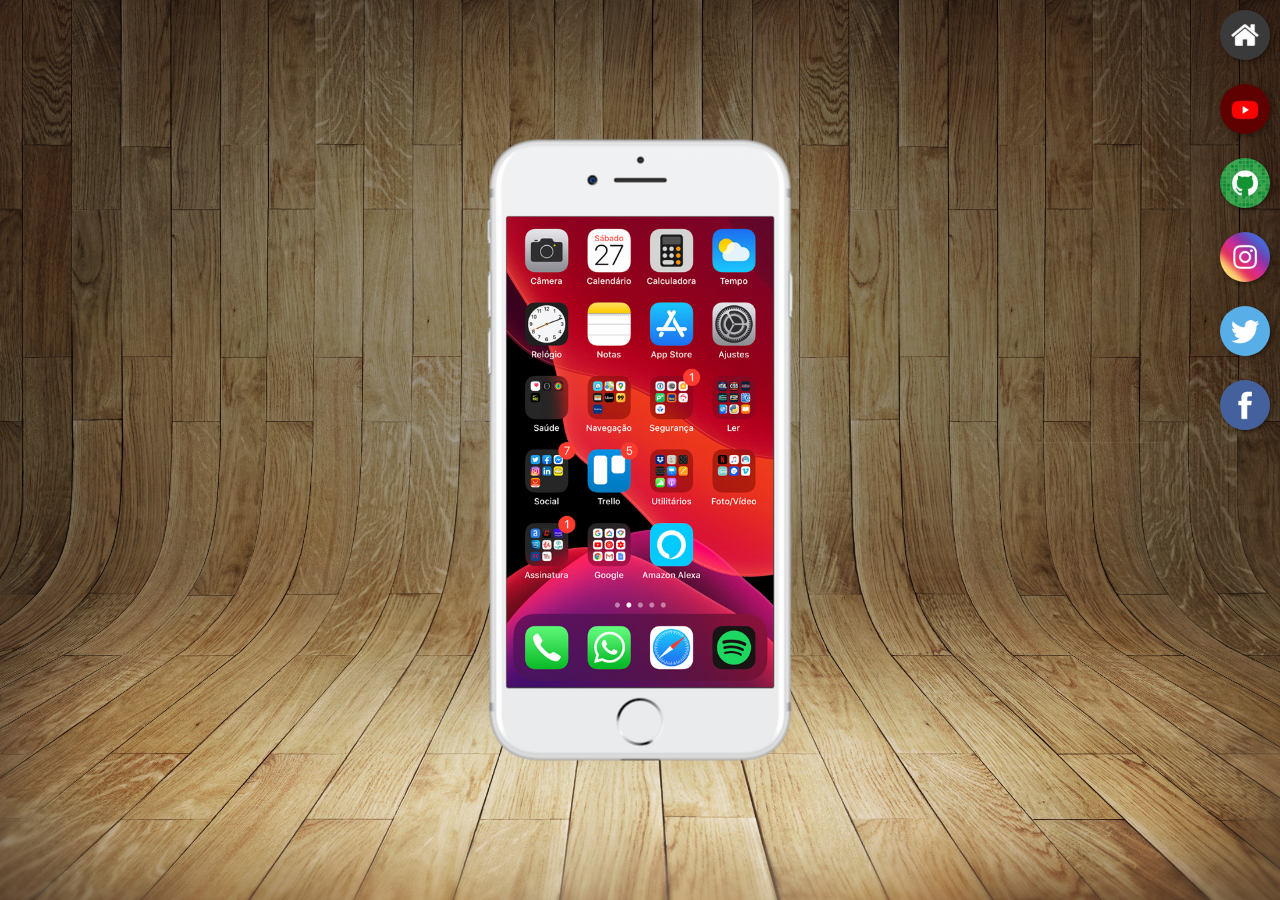
<file: index.html>
<!DOCTYPE html>
<html lang="pt-br">
<head>
    <meta charset="UTF-8">
    <meta name="viewport" content="width=device-width, initial-scale=1.0">
    <title>Projeto Redes Sociais</title>
    <link rel="shortcut icon" href="favicon.ico" type="image/x-icon">
    <link rel="stylesheet" href="estilo/style.css">
</head>
<body>
    <main>
        <section id="telefone">
            <iframe src="acessos/home.html" frameborder="0" name="tela" id="tela">Seu navegador não é compat-ível com isso.</iframe>
        </section>
        <section id="redes-sociais">
            <a href="acessos/home.html" target="tela"><img src="imagens/logo-home.jpg" alt="home"></a>
            <a href="acessos/youtube.html" target="tela"><img src="imagens/logo-youtube.jpg" alt="youtube"></a>
            <a href="acessos/github.html" target="tela"><img src="imagens/logo-github.jpg" alt="github"></a>
            <a href="acessos/insta.html" target="tela"><img src="imagens/logo-instagram.jpg" alt="instagram"></a>
            <a href="acessos/twitter.html" target="tela"><img src="imagens/logo-twitter.jpg" alt="twitter"></a>
            <a href="acessos/face.html" target="tela"><img src="imagens/logo-facebook.jpg" alt="facebook"></a>
        </section>
    </main>
</body>
</html>
</file>
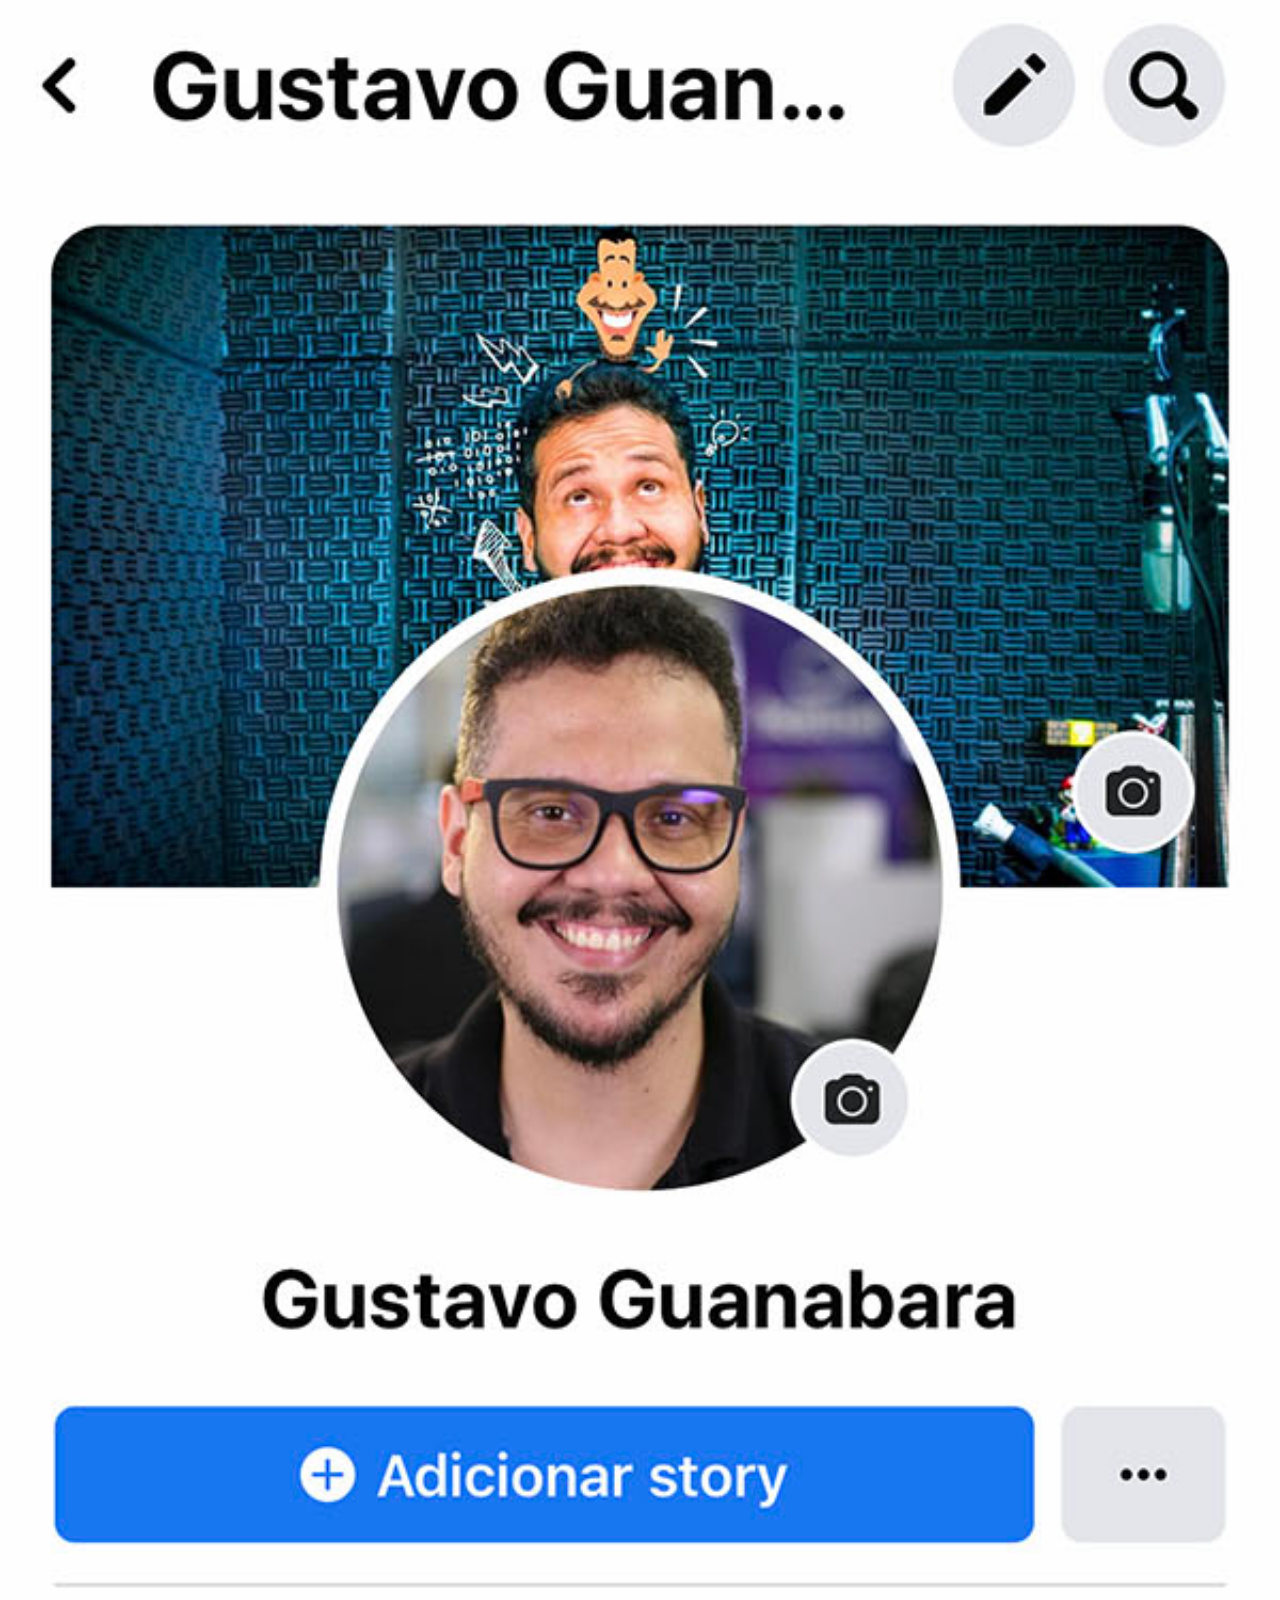
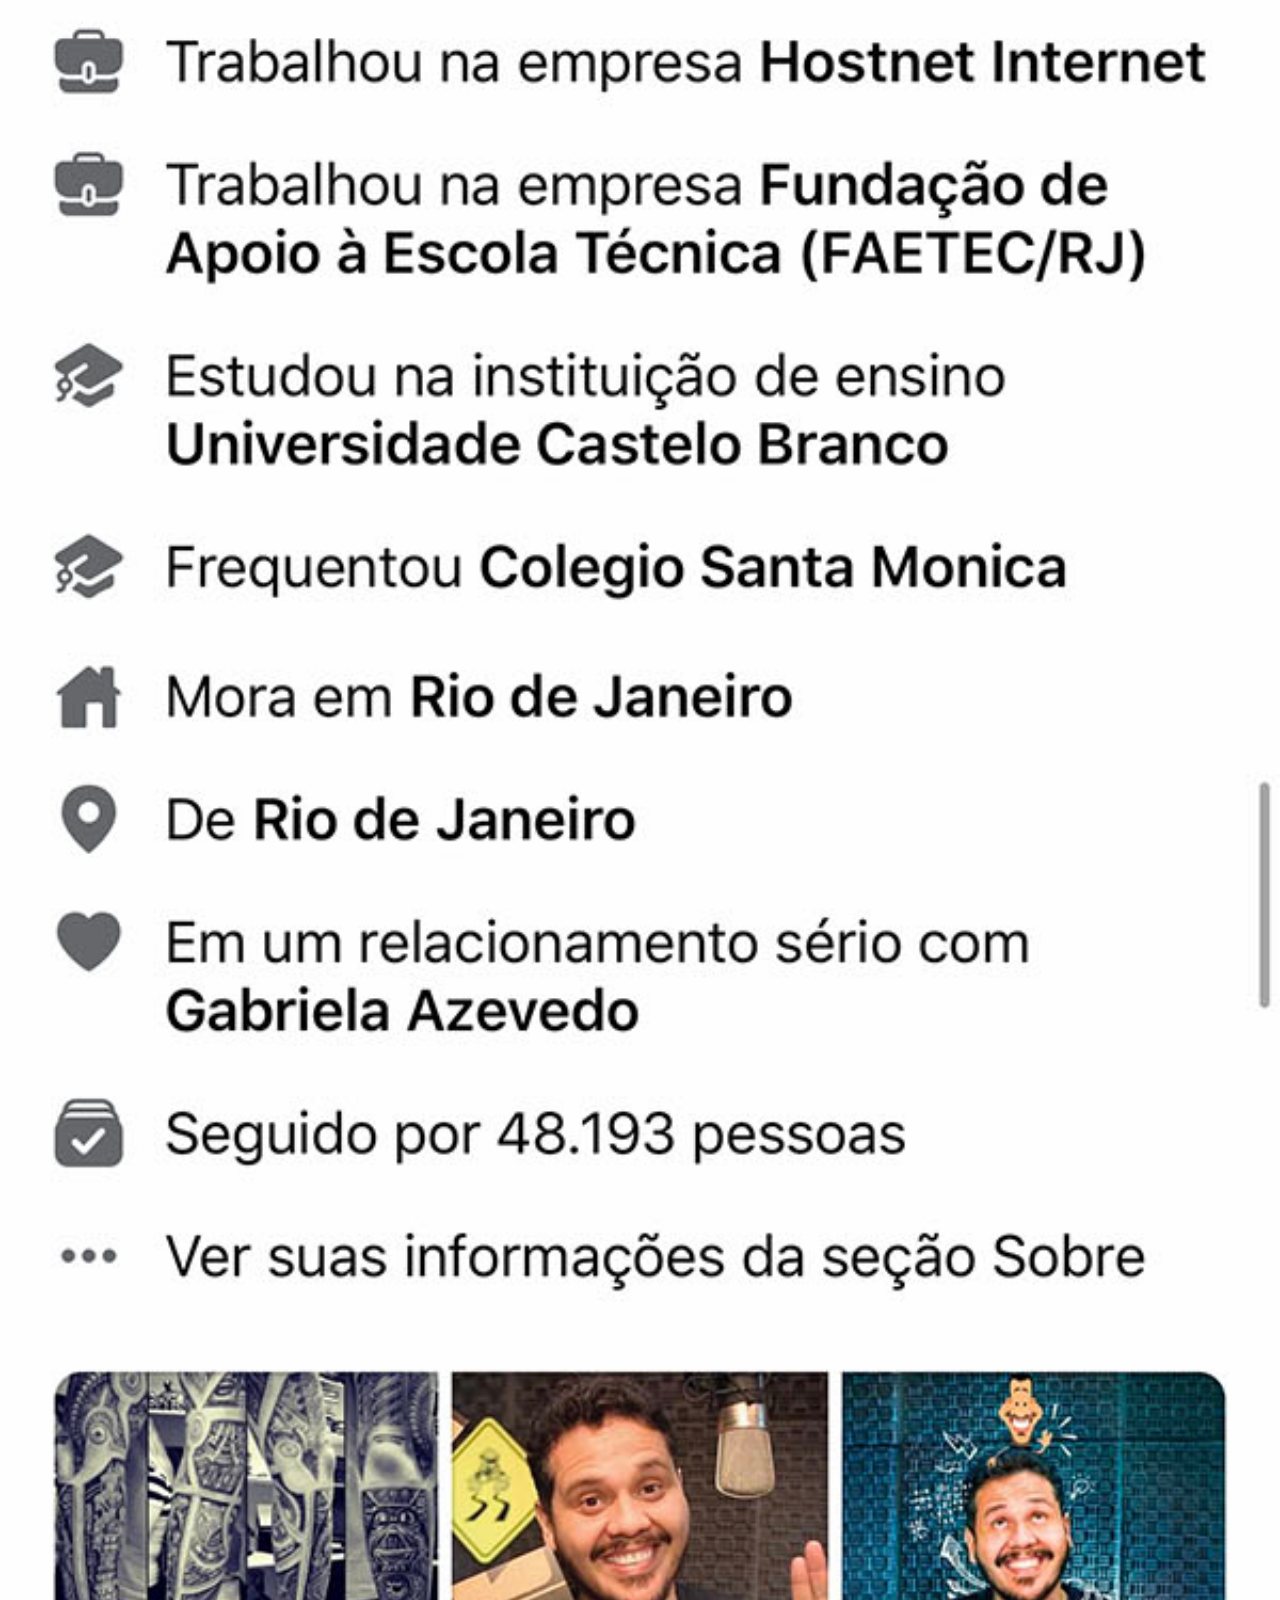
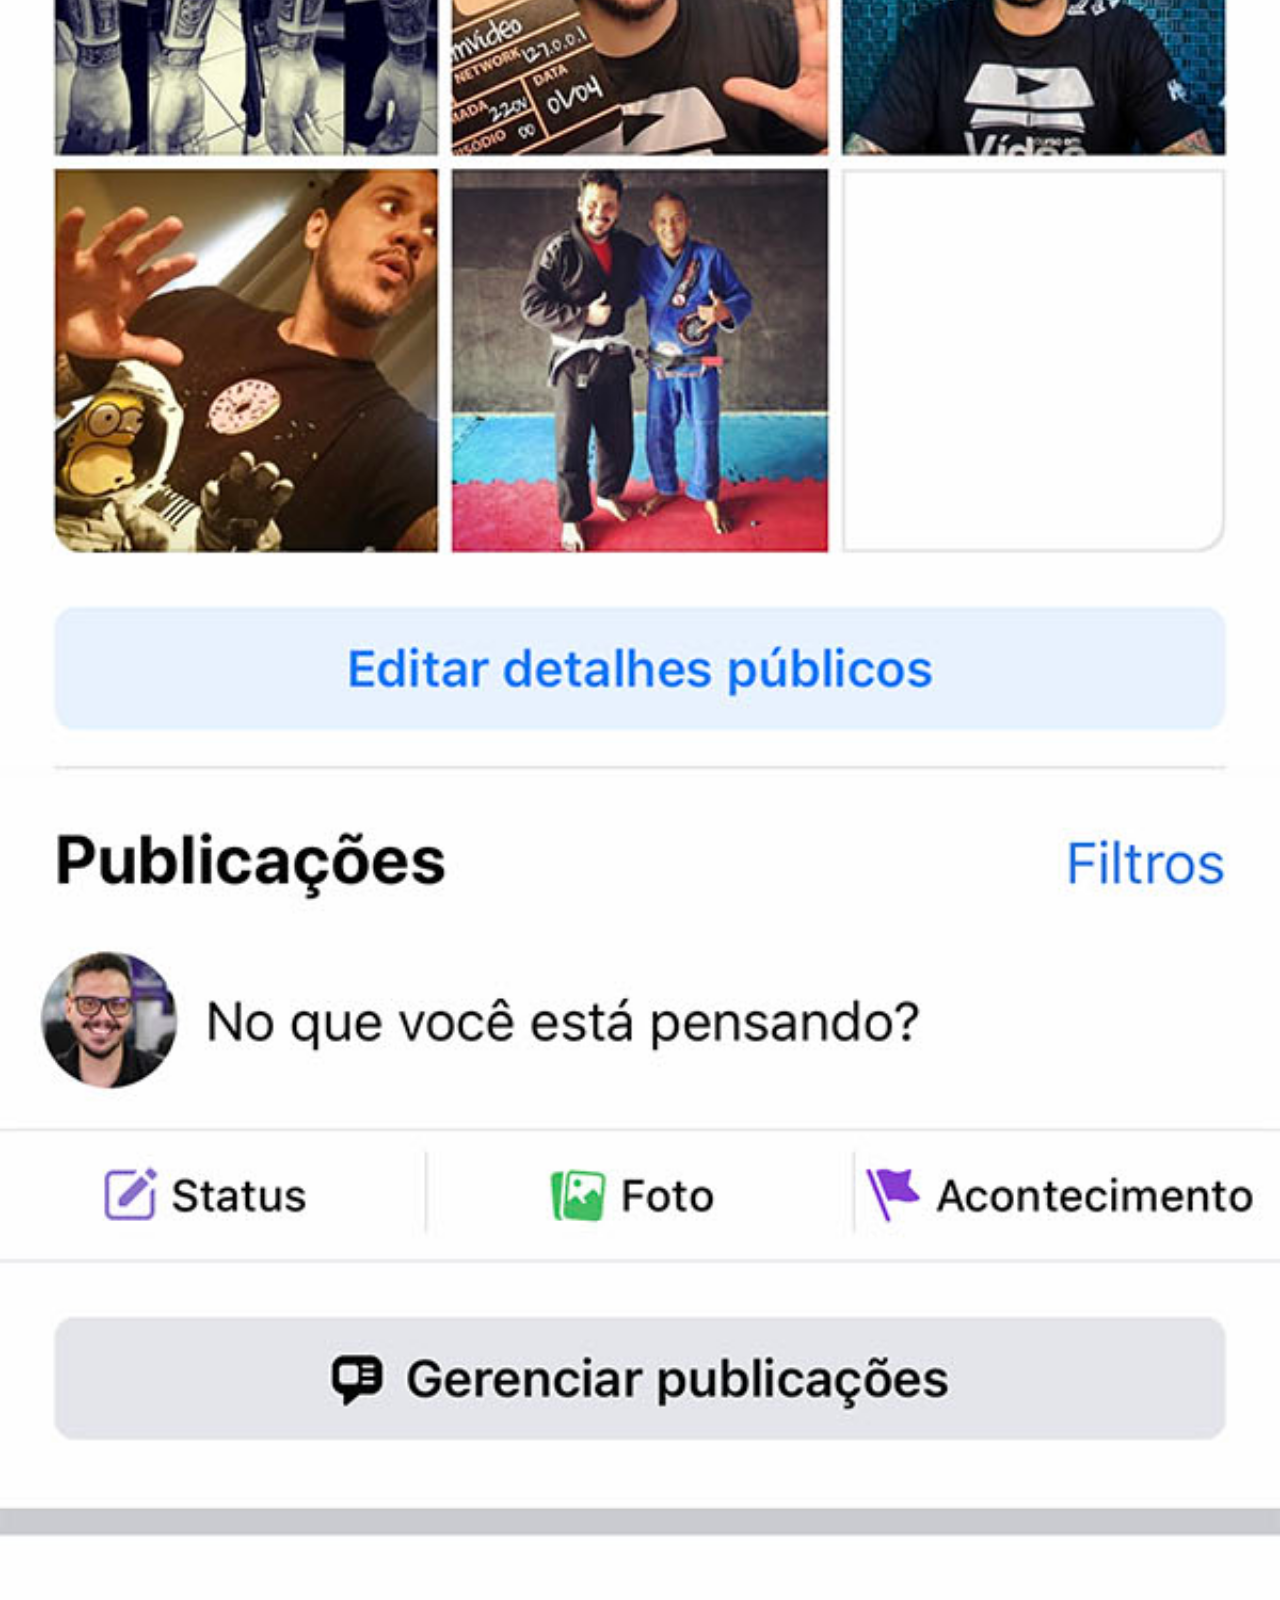
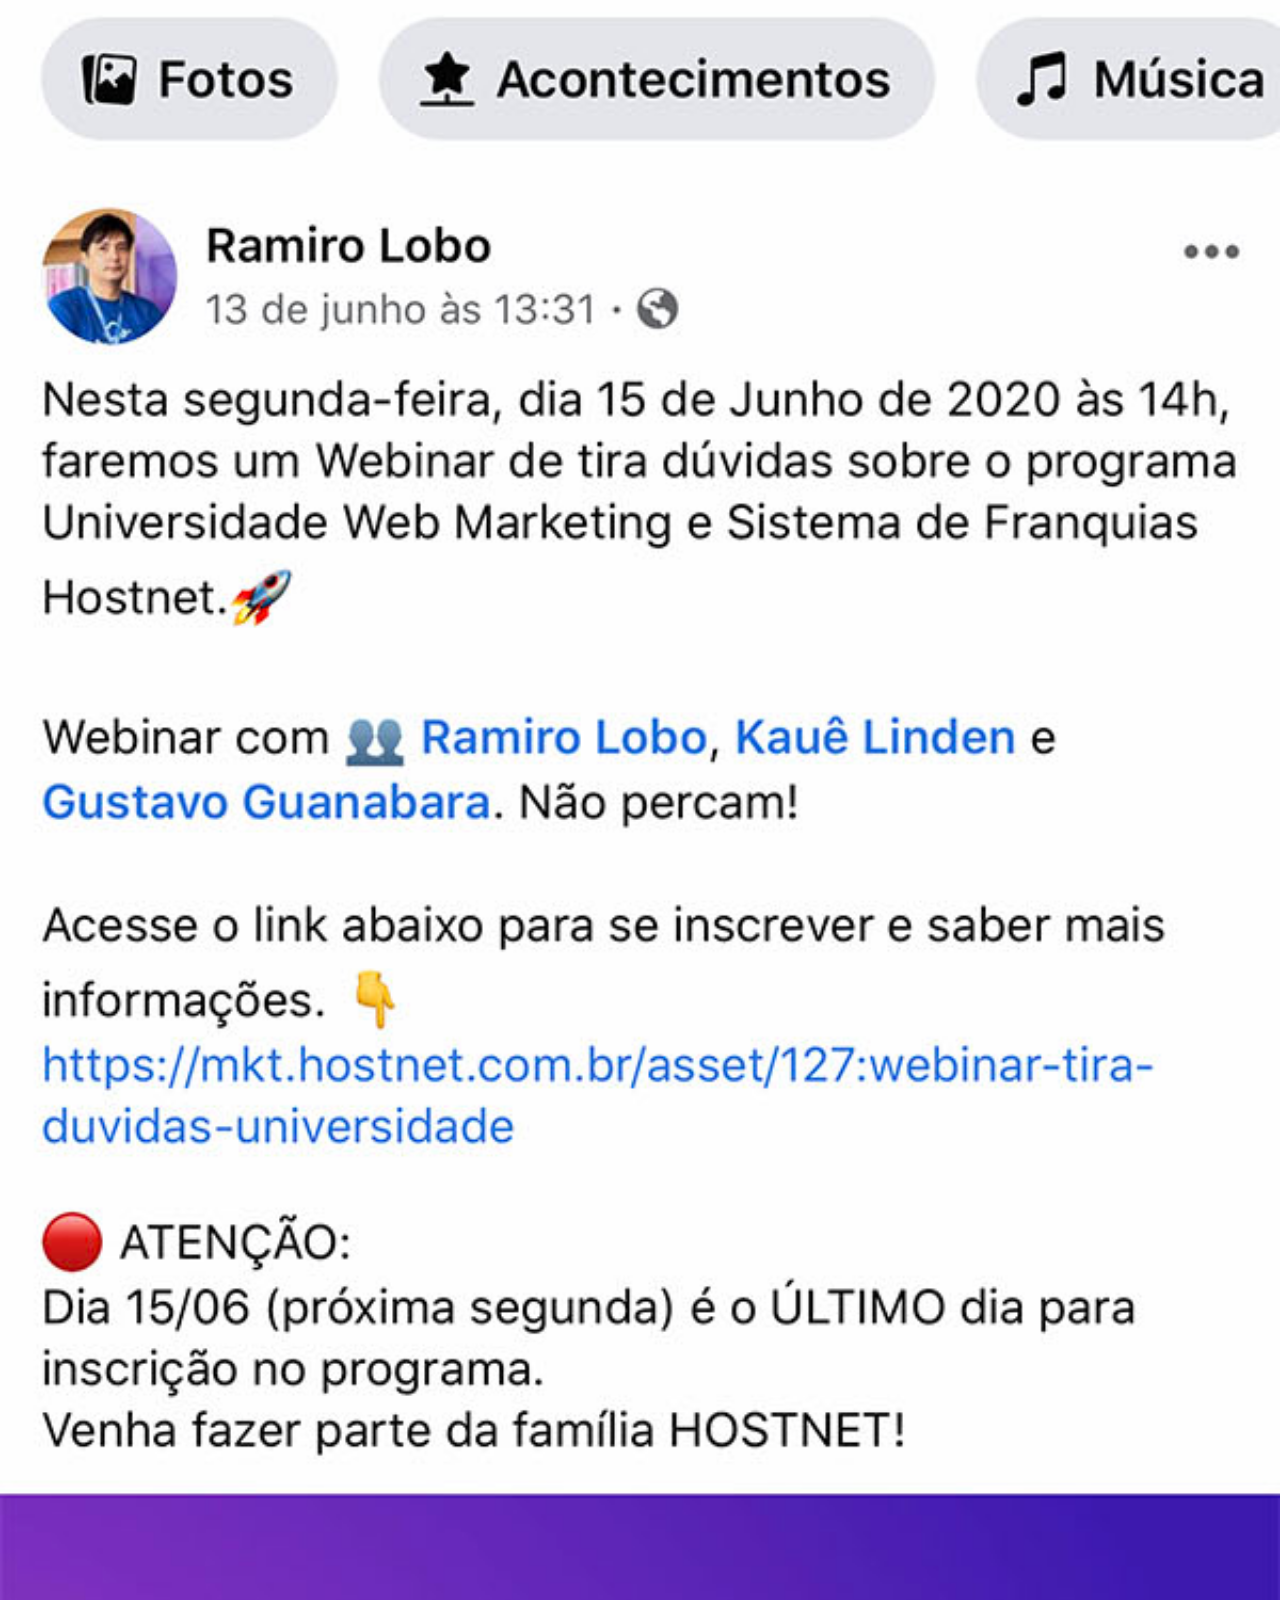
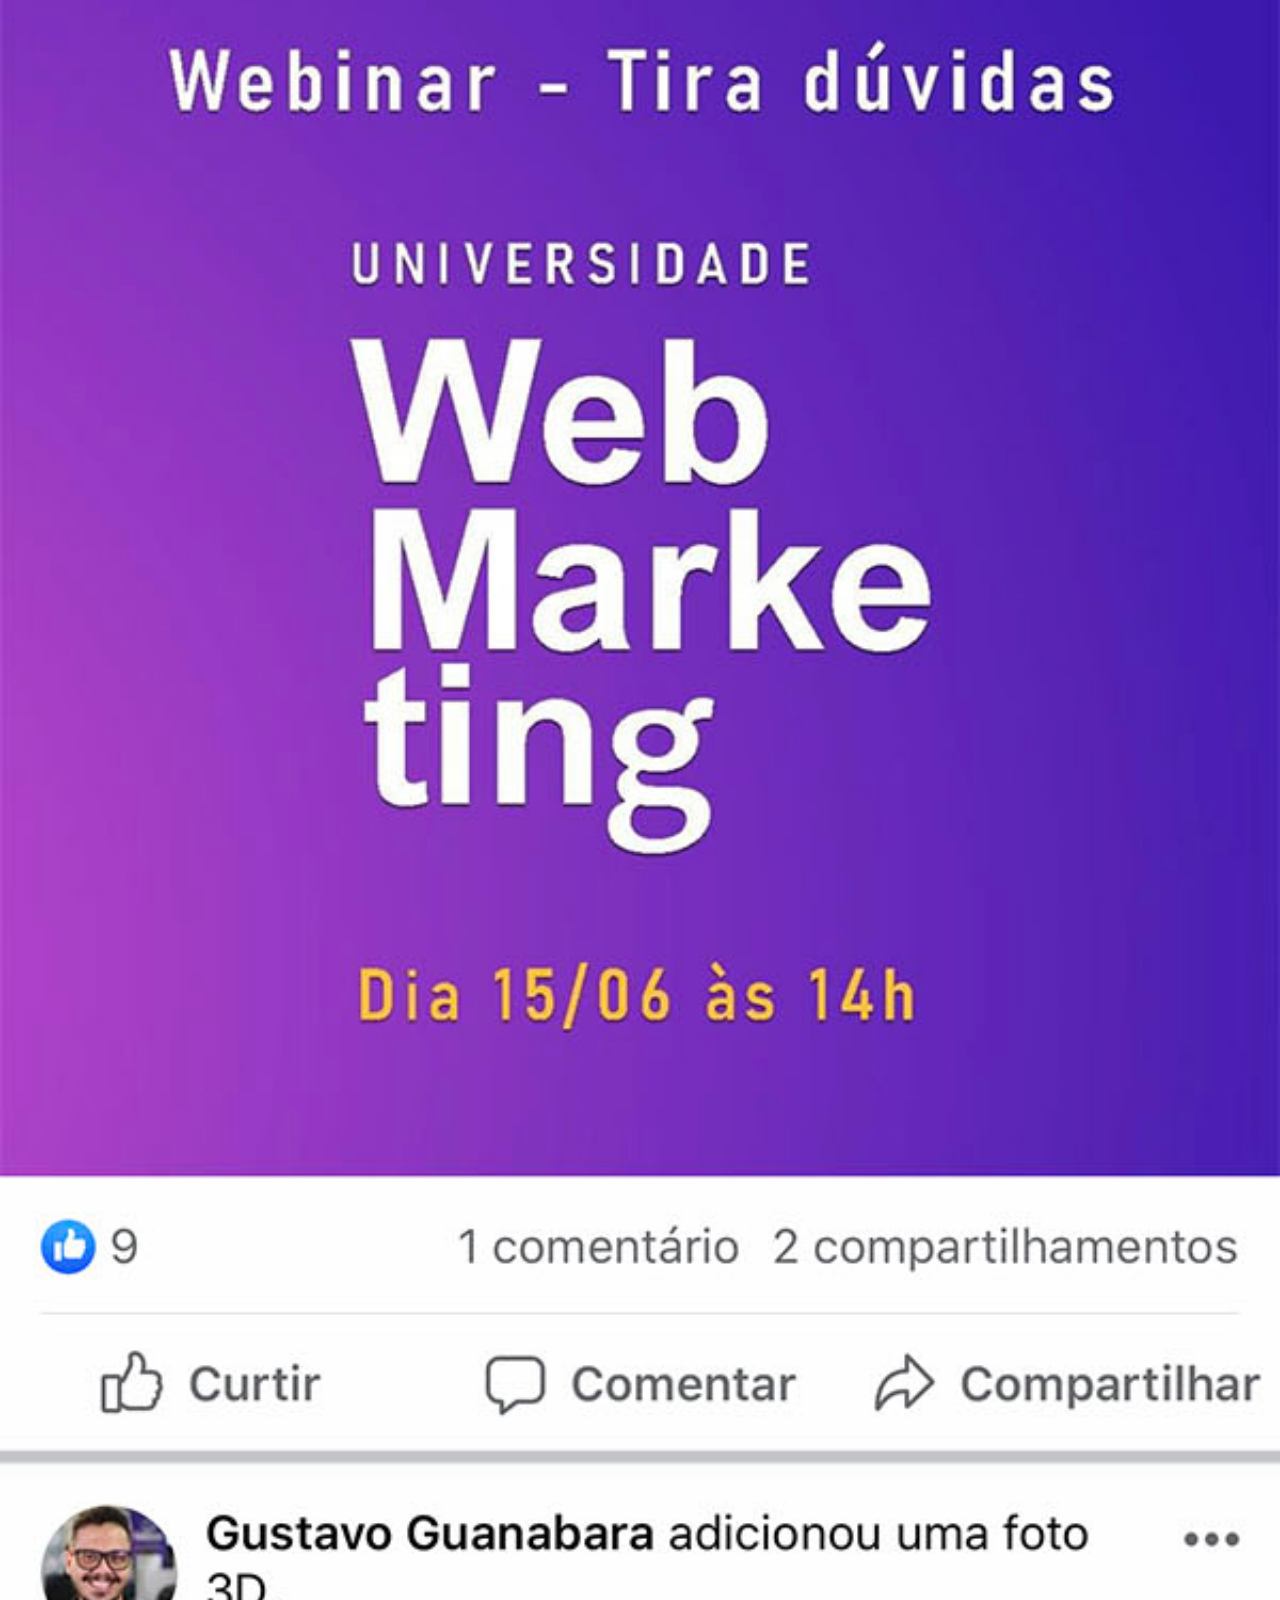
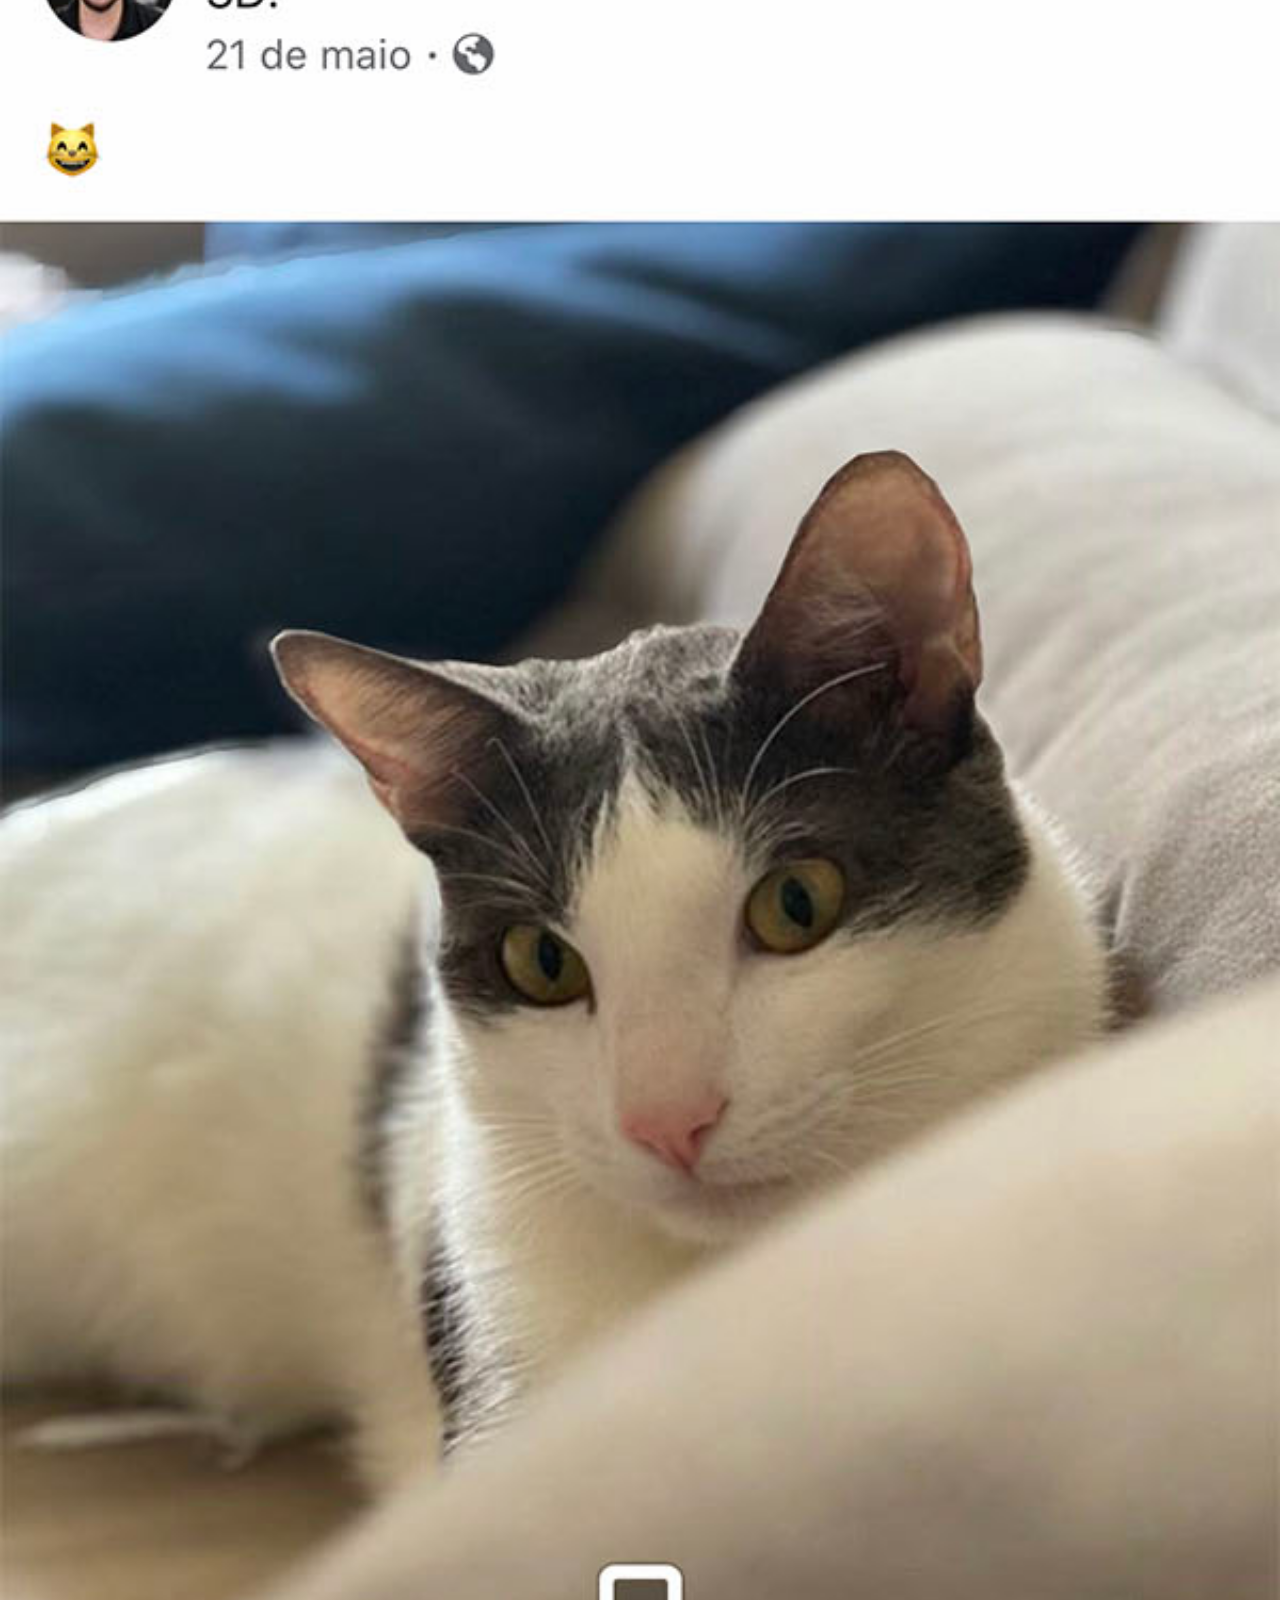
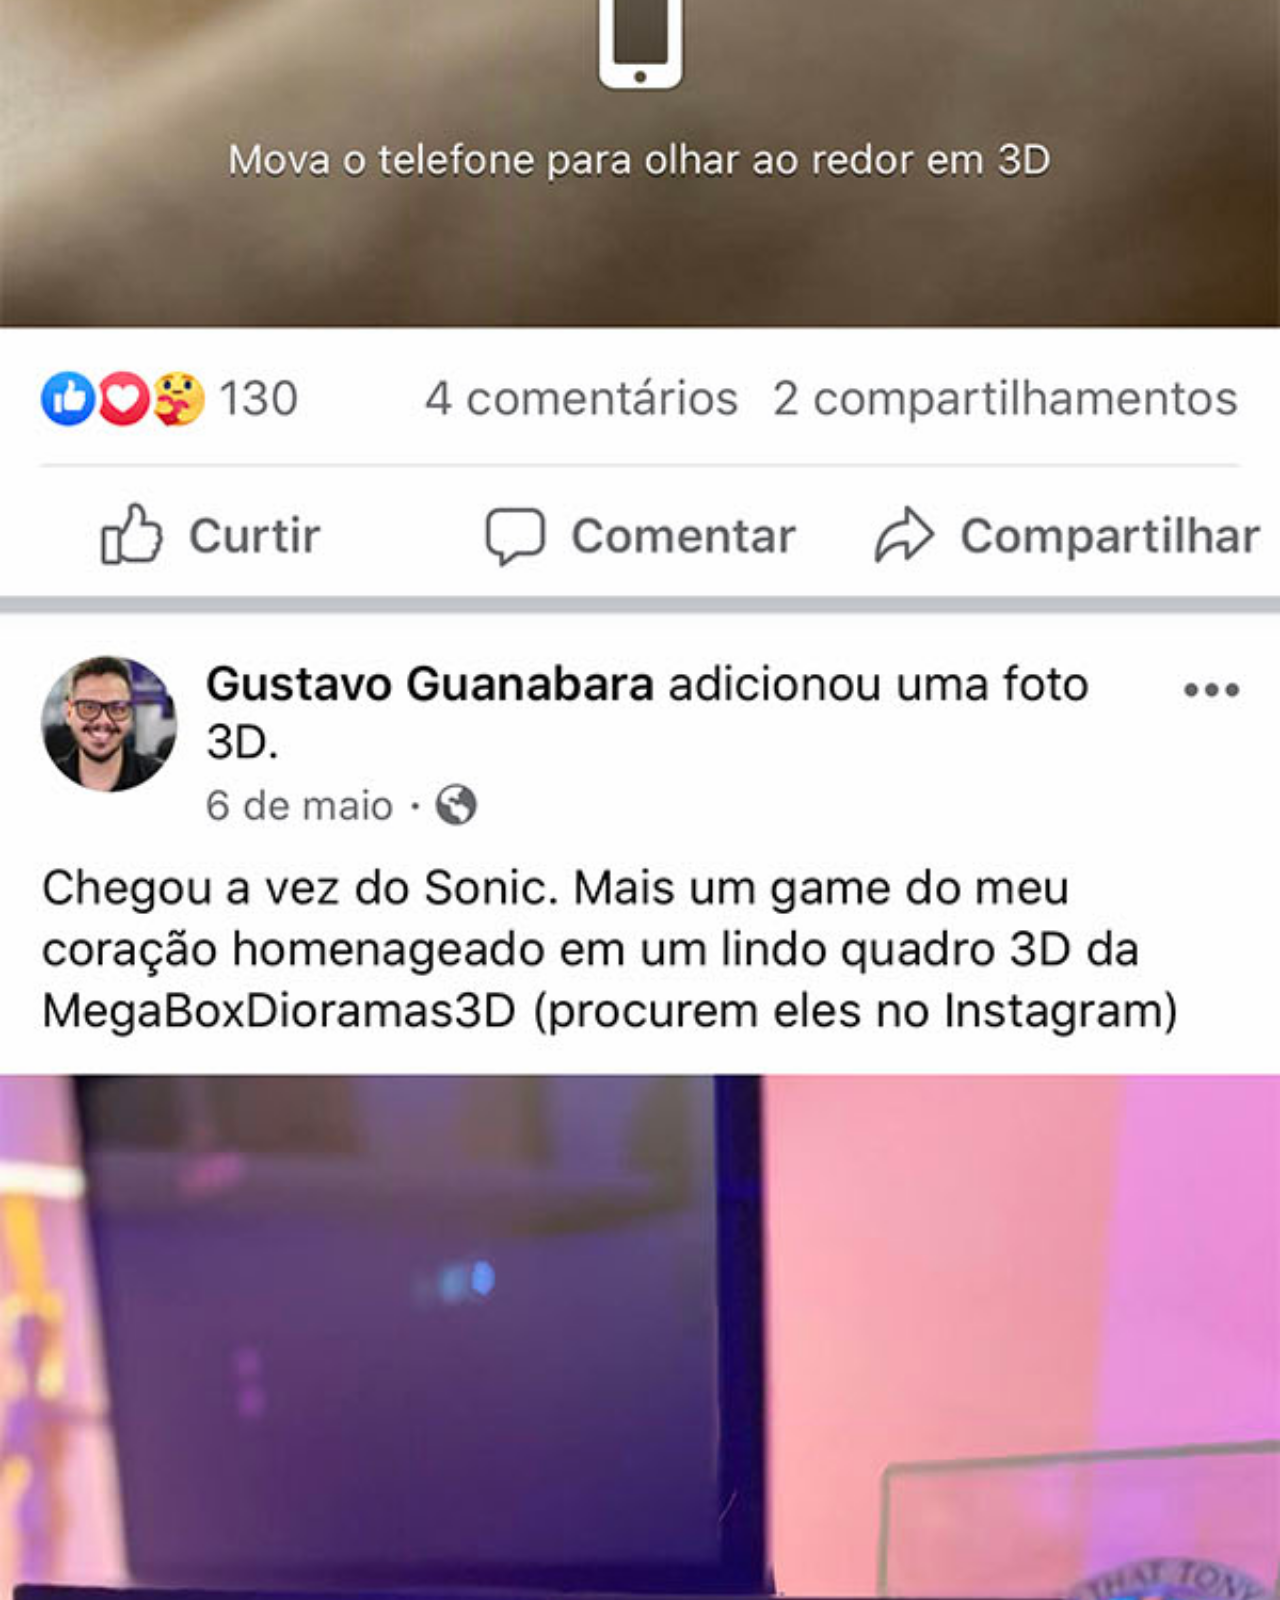
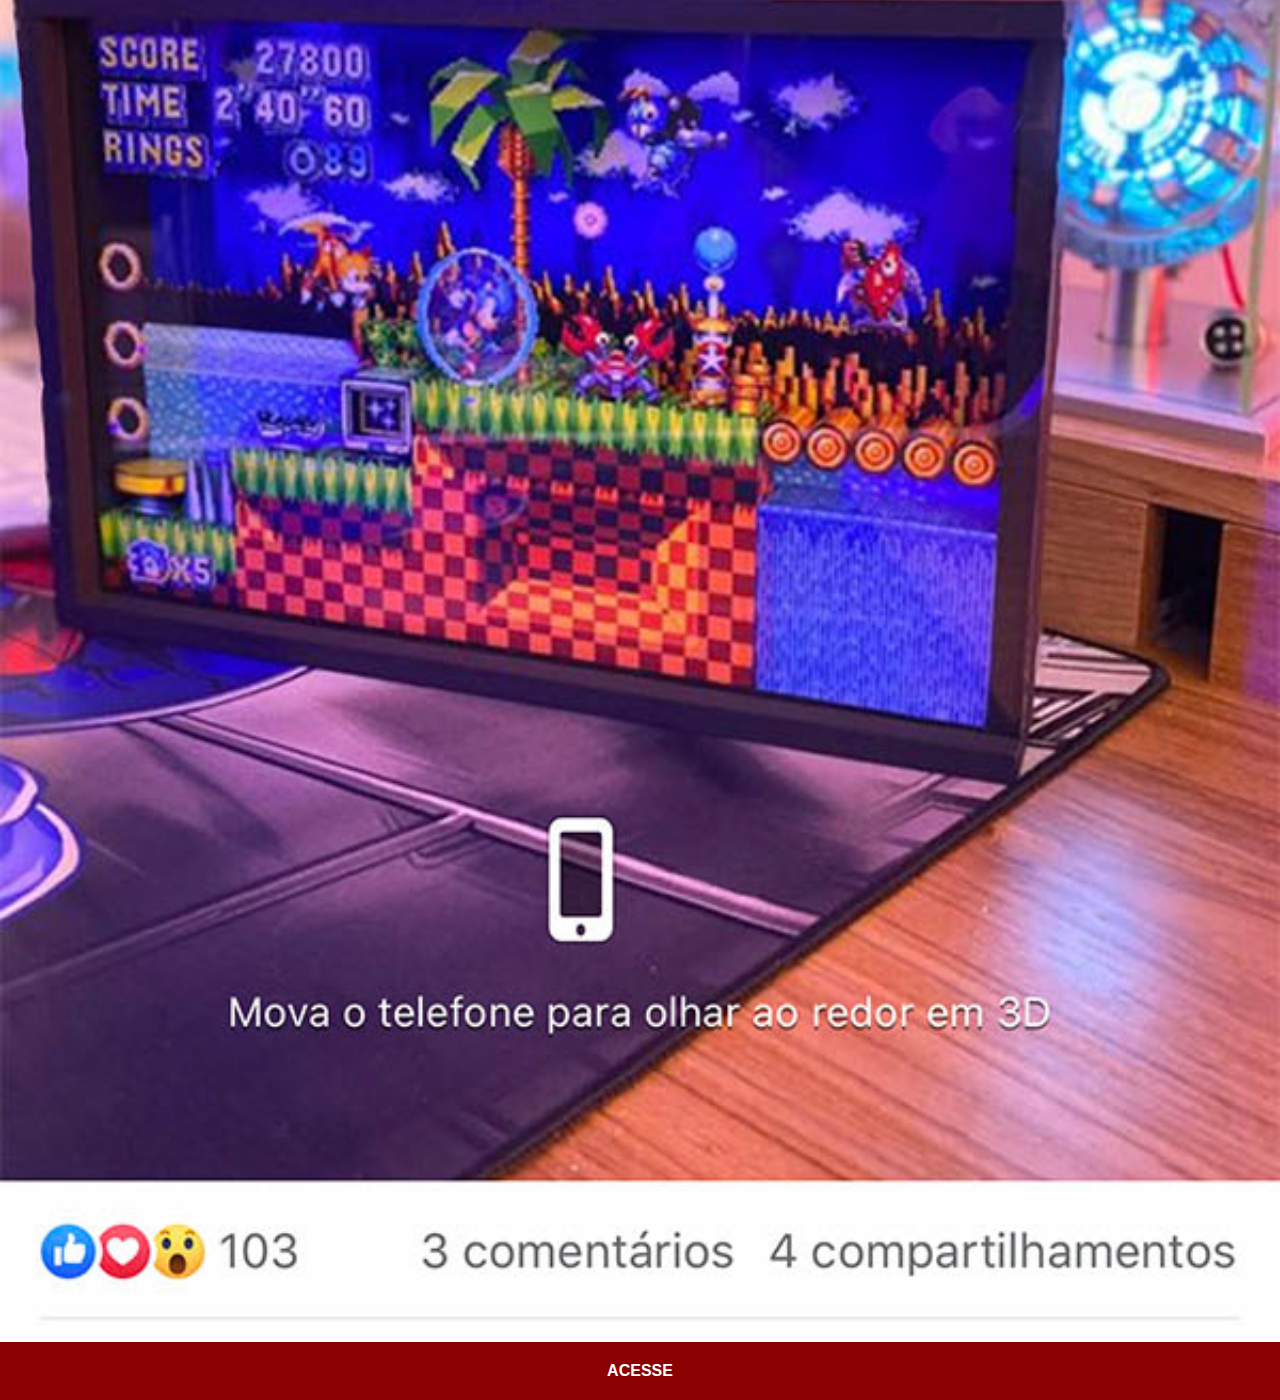
<file: acessos/face.html>
<!DOCTYPE html>
<html lang="pt-br">
<head>
    <meta charset="UTF-8">
    <meta name="viewport" content="width=device-width, initial-scale=1.0">
    <link rel="stylesheet" href="../estilo/social.css">
    <title>Facebook</title>
</head>
<body>
    <img src="../imagens/tela-facebook.jpg" alt="twitter">
    <a href="https://www.facebook.com/gustavoguanabara/?locale=pt_BR" target="_blank">ACESSE</a>
</body>
</html>
</file>
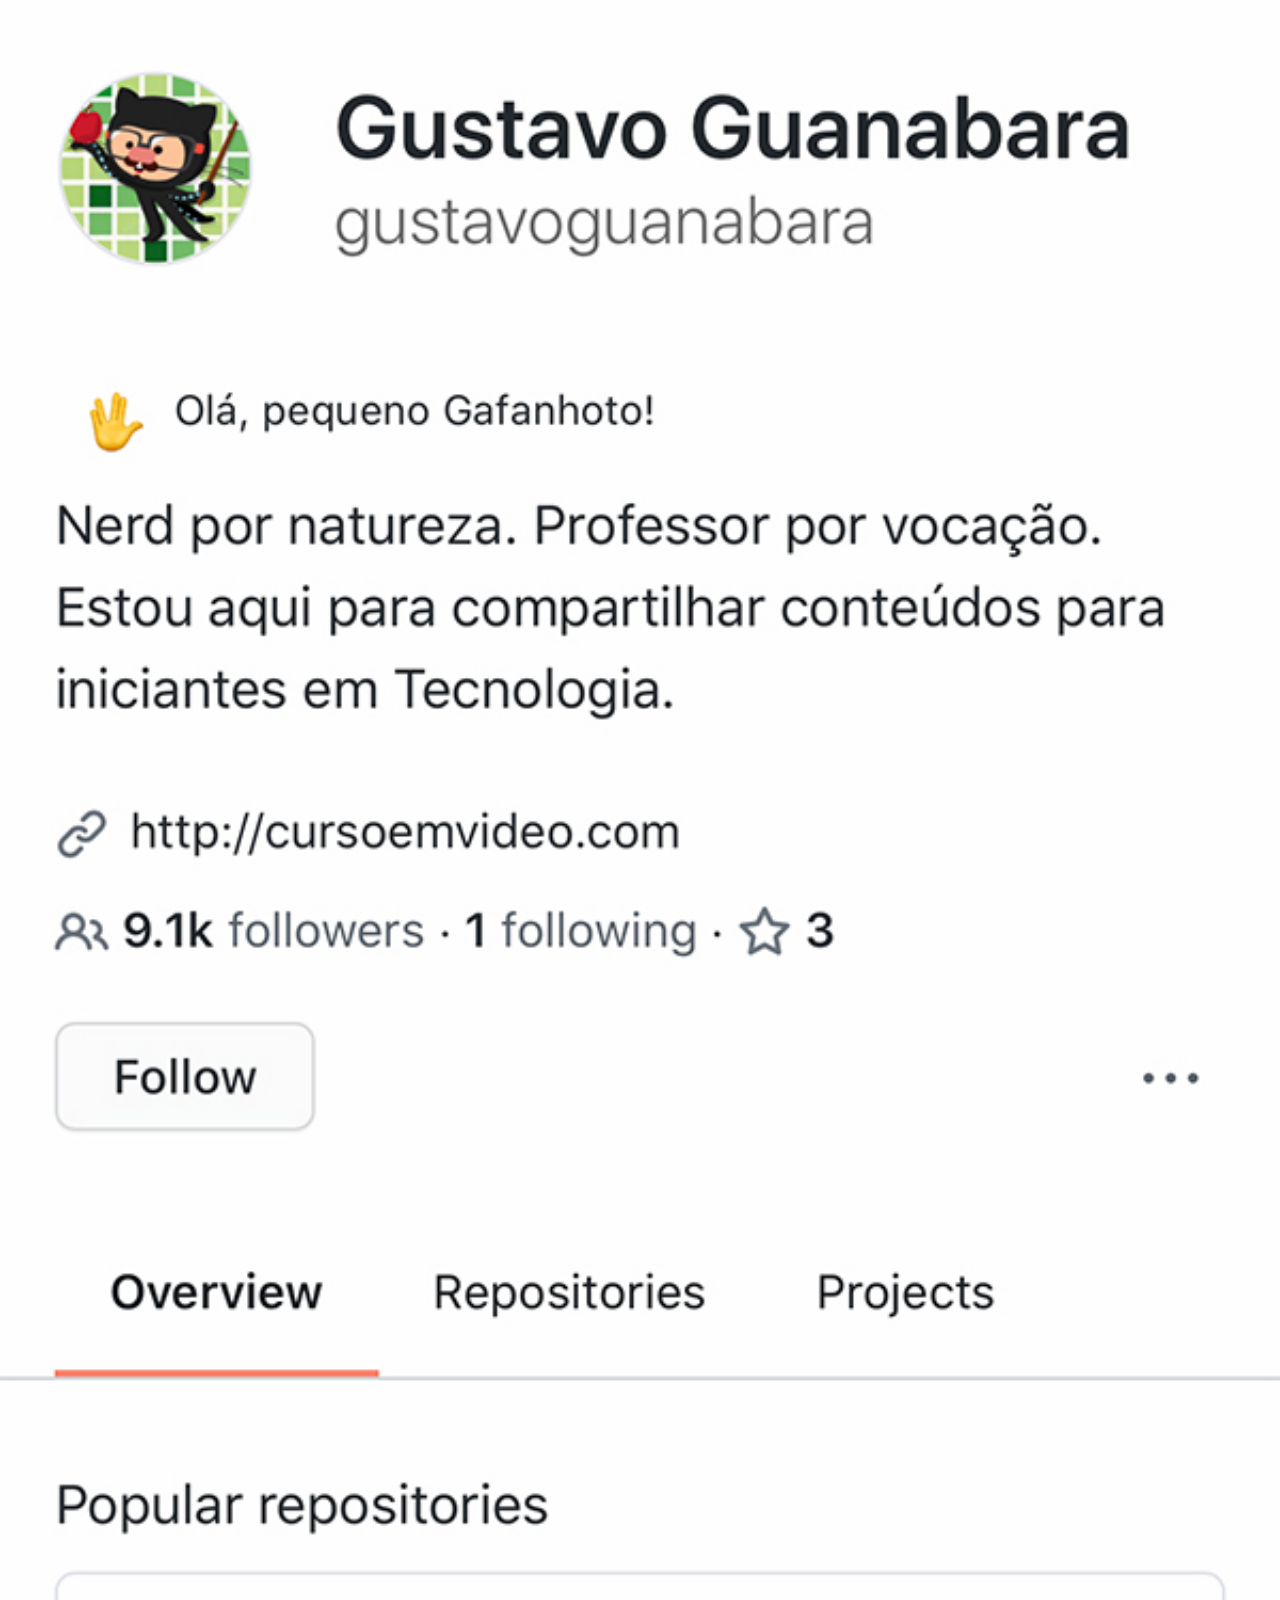
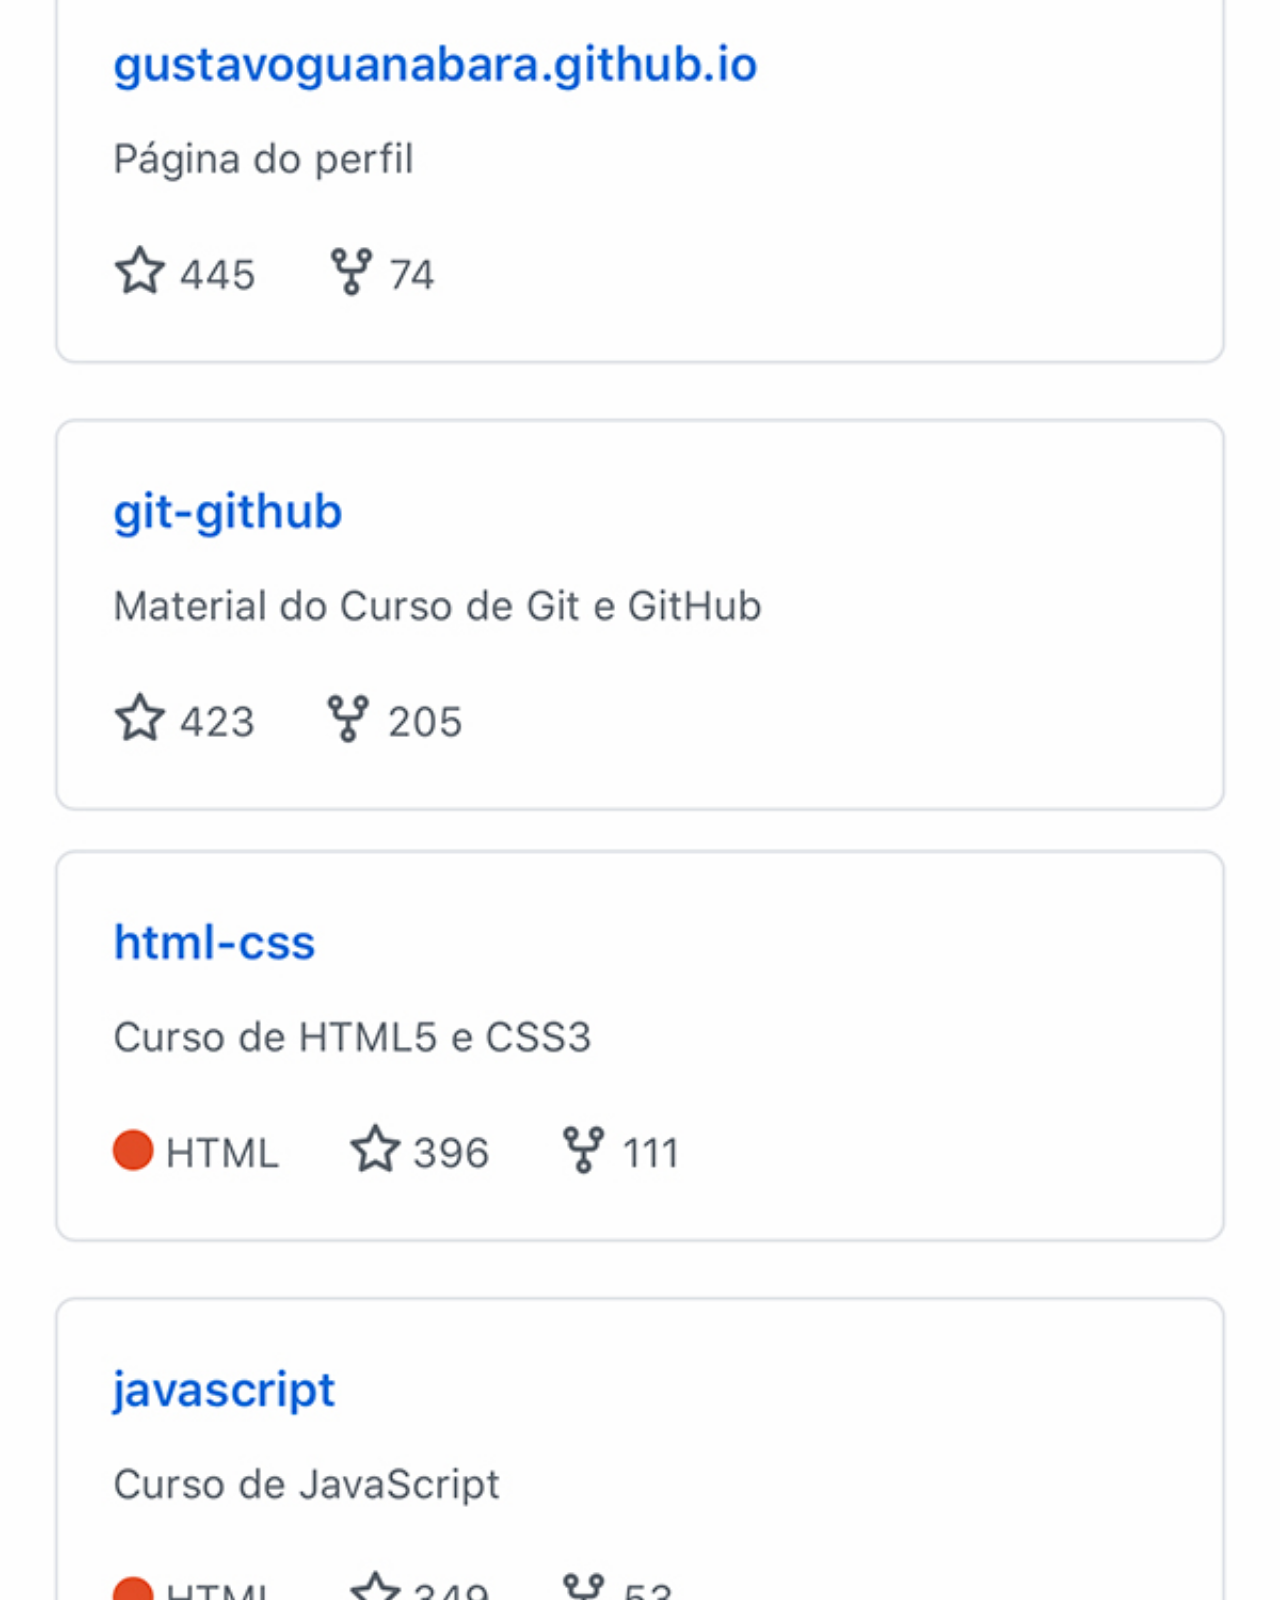
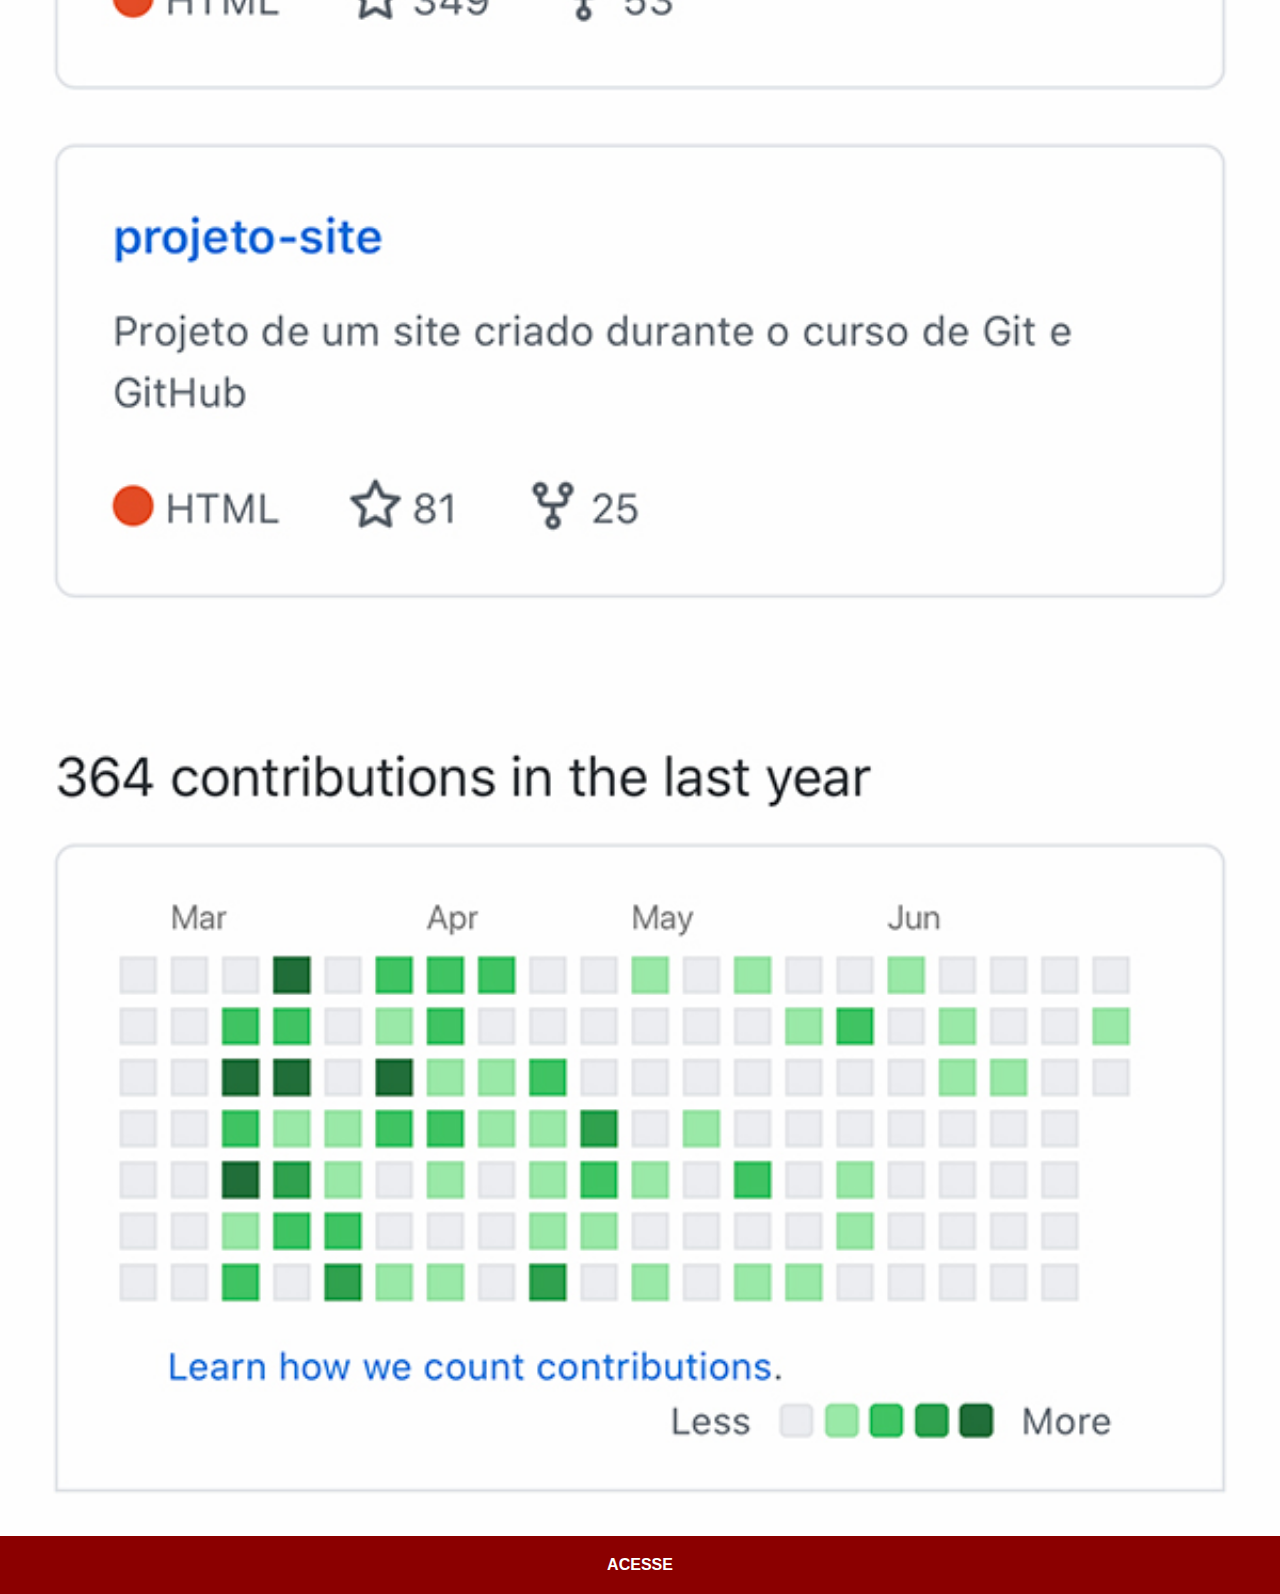
<file: acessos/github.html>
<!DOCTYPE html>
<html lang="pt-br">
<head>
    <meta charset="UTF-8">
    <meta name="viewport" content="width=device-width, initial-scale=1.0">
    <link rel="stylesheet" href="../estilo/social.css">
    <title>GitHub</title>
</head>
<body>
    <img src="../imagens/tela-github.jpg" alt="github">
    <a href="https://github.com/gustavoguanabara" target="_blank">ACESSE</a>
</body>
</html>
</file>
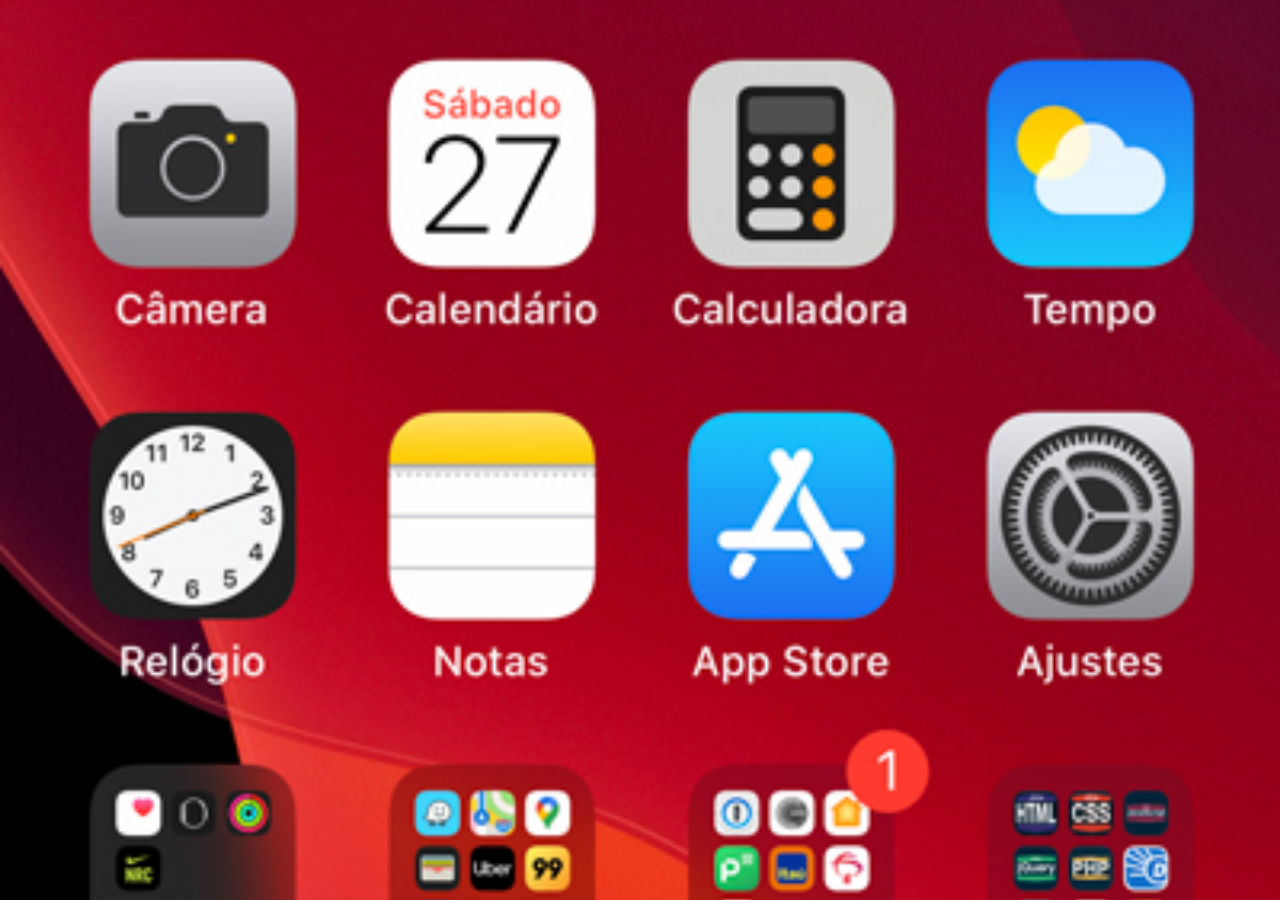
<file: acessos/home.html>
<!DOCTYPE html>
<html lang="pt-br">
<head>
    <meta charset="UTF-8">
    <meta name="viewport" content="width=device-width, initial-scale=1.0">
    <title>Home</title>
</head>
<style>
    *{
        margin: 0;
        padding: 0;
    }
    body{
        width: 100vw;
        height: 100vh;
        background-image: url(/imagens/tela-home.jpg);
        background-repeat: no-repeat;
        background-position: top center;
        background-size: cover;
    }
</style>
<body>
    
</body>
</html>
</file>
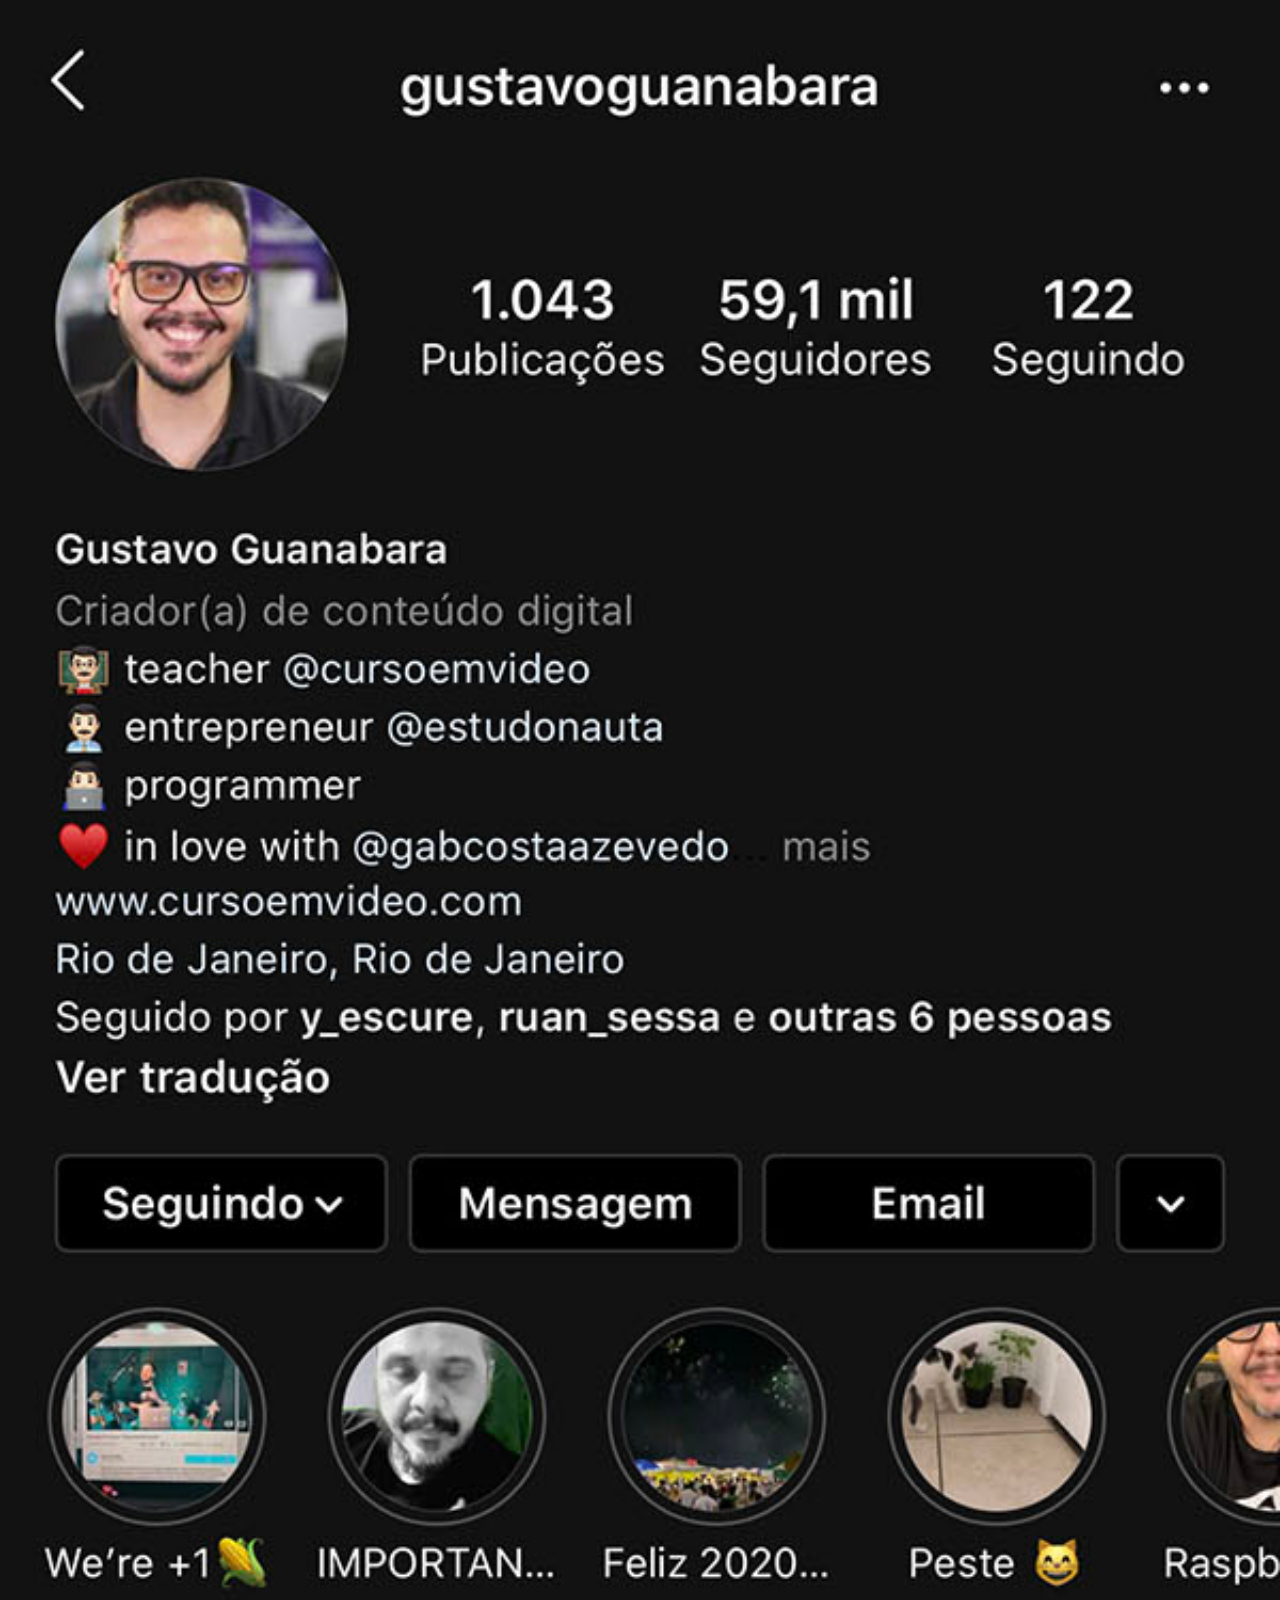
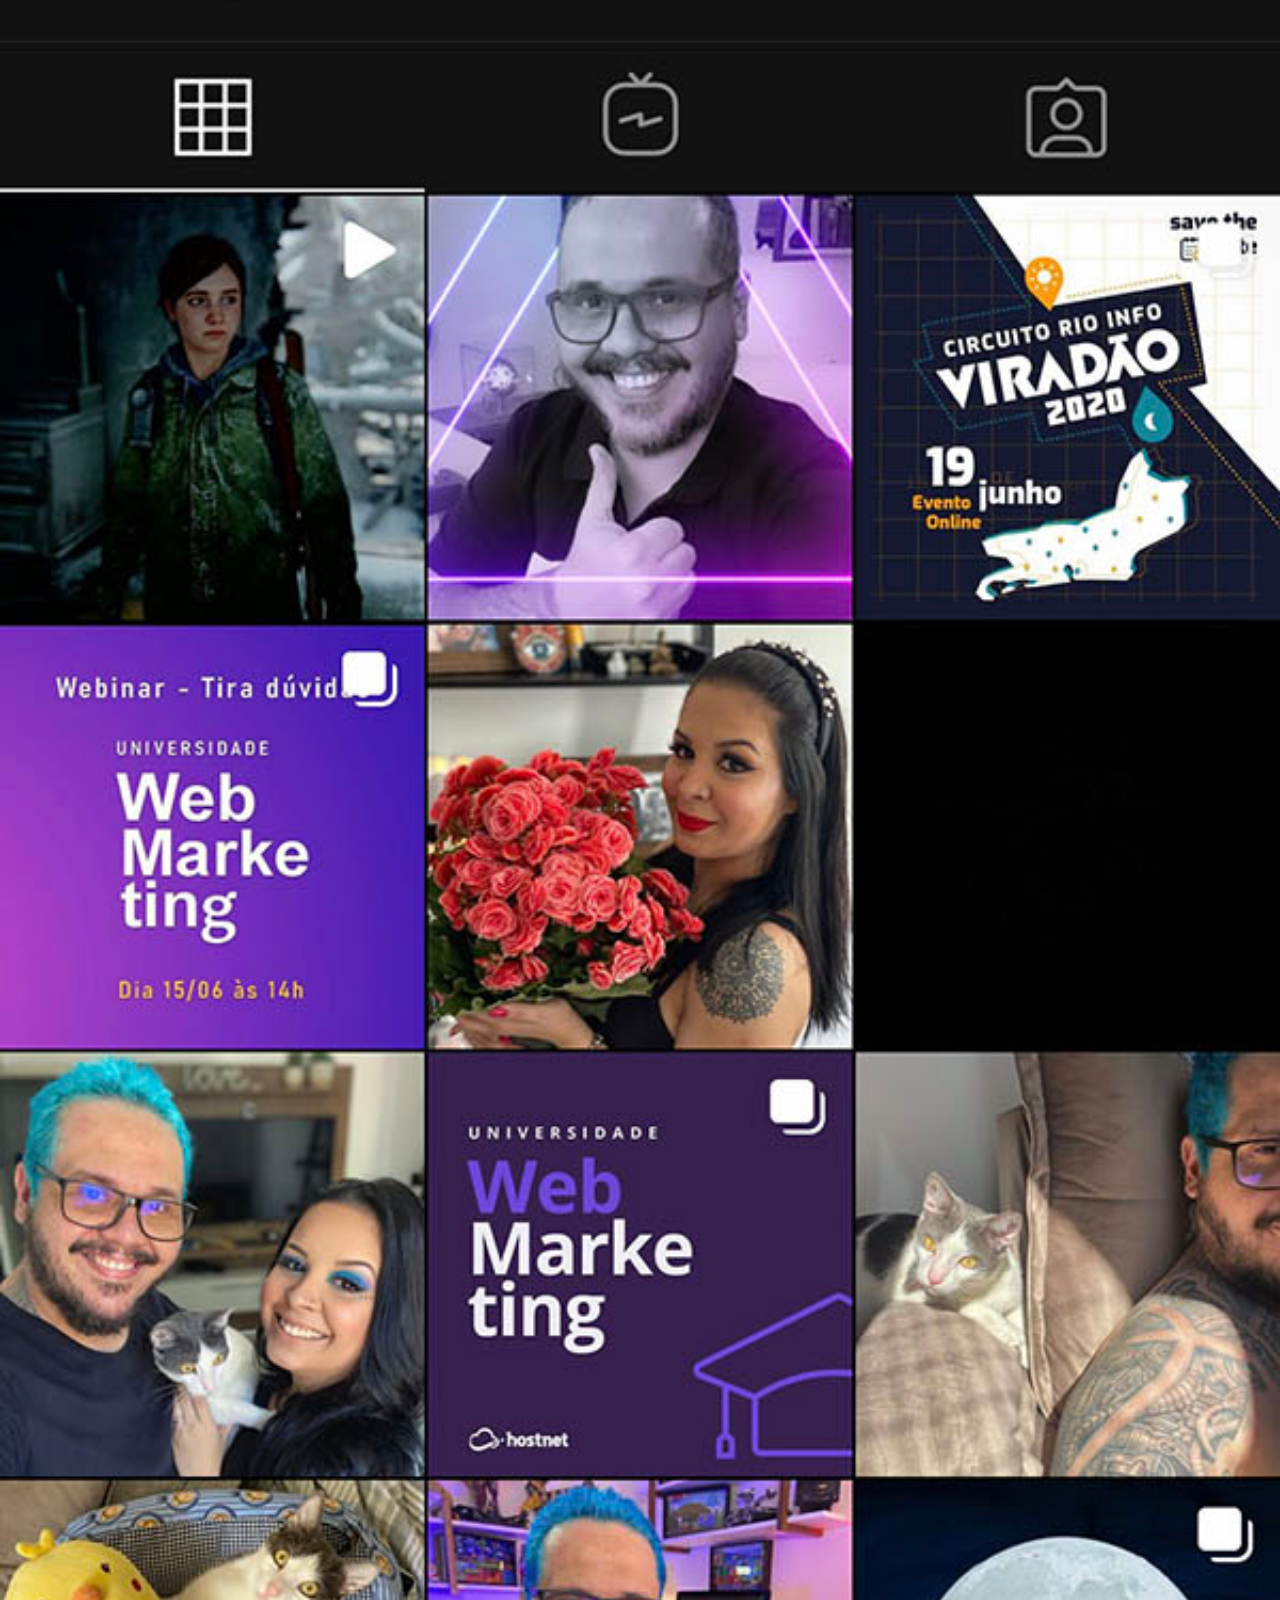
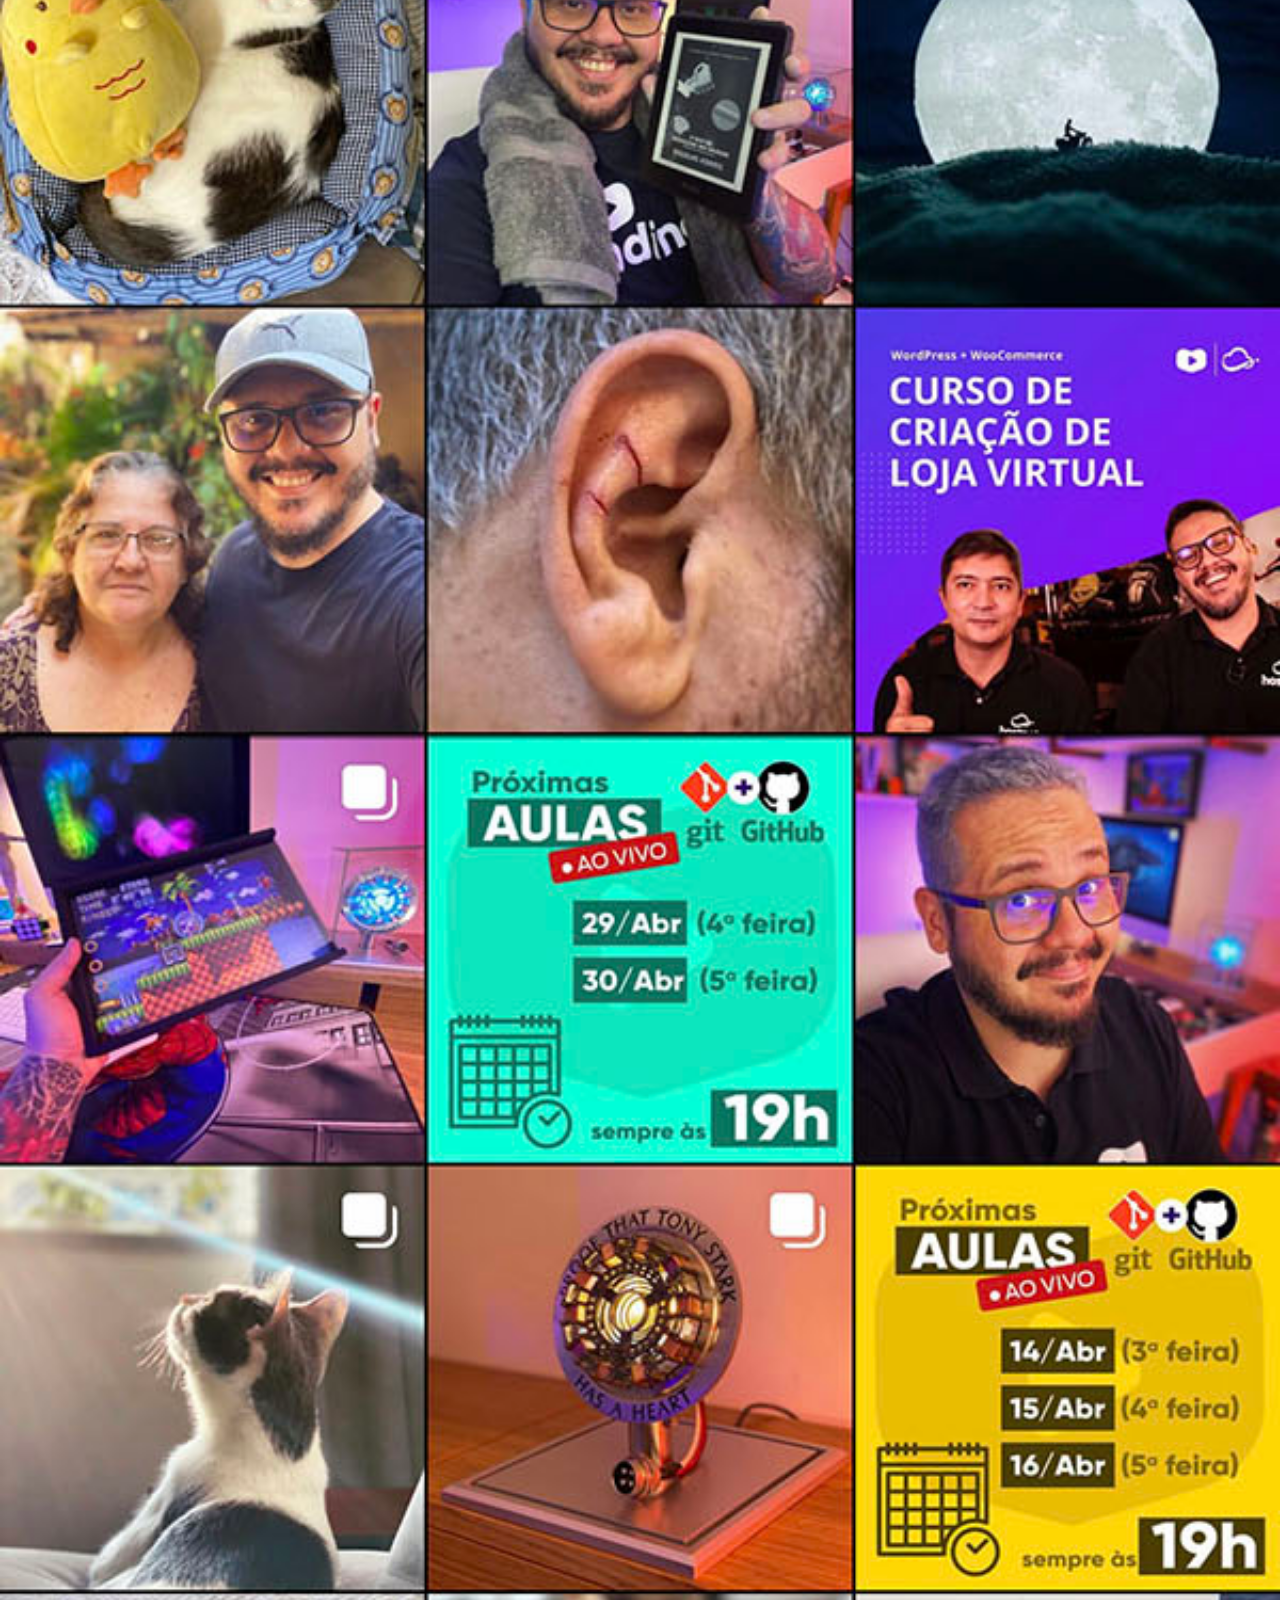
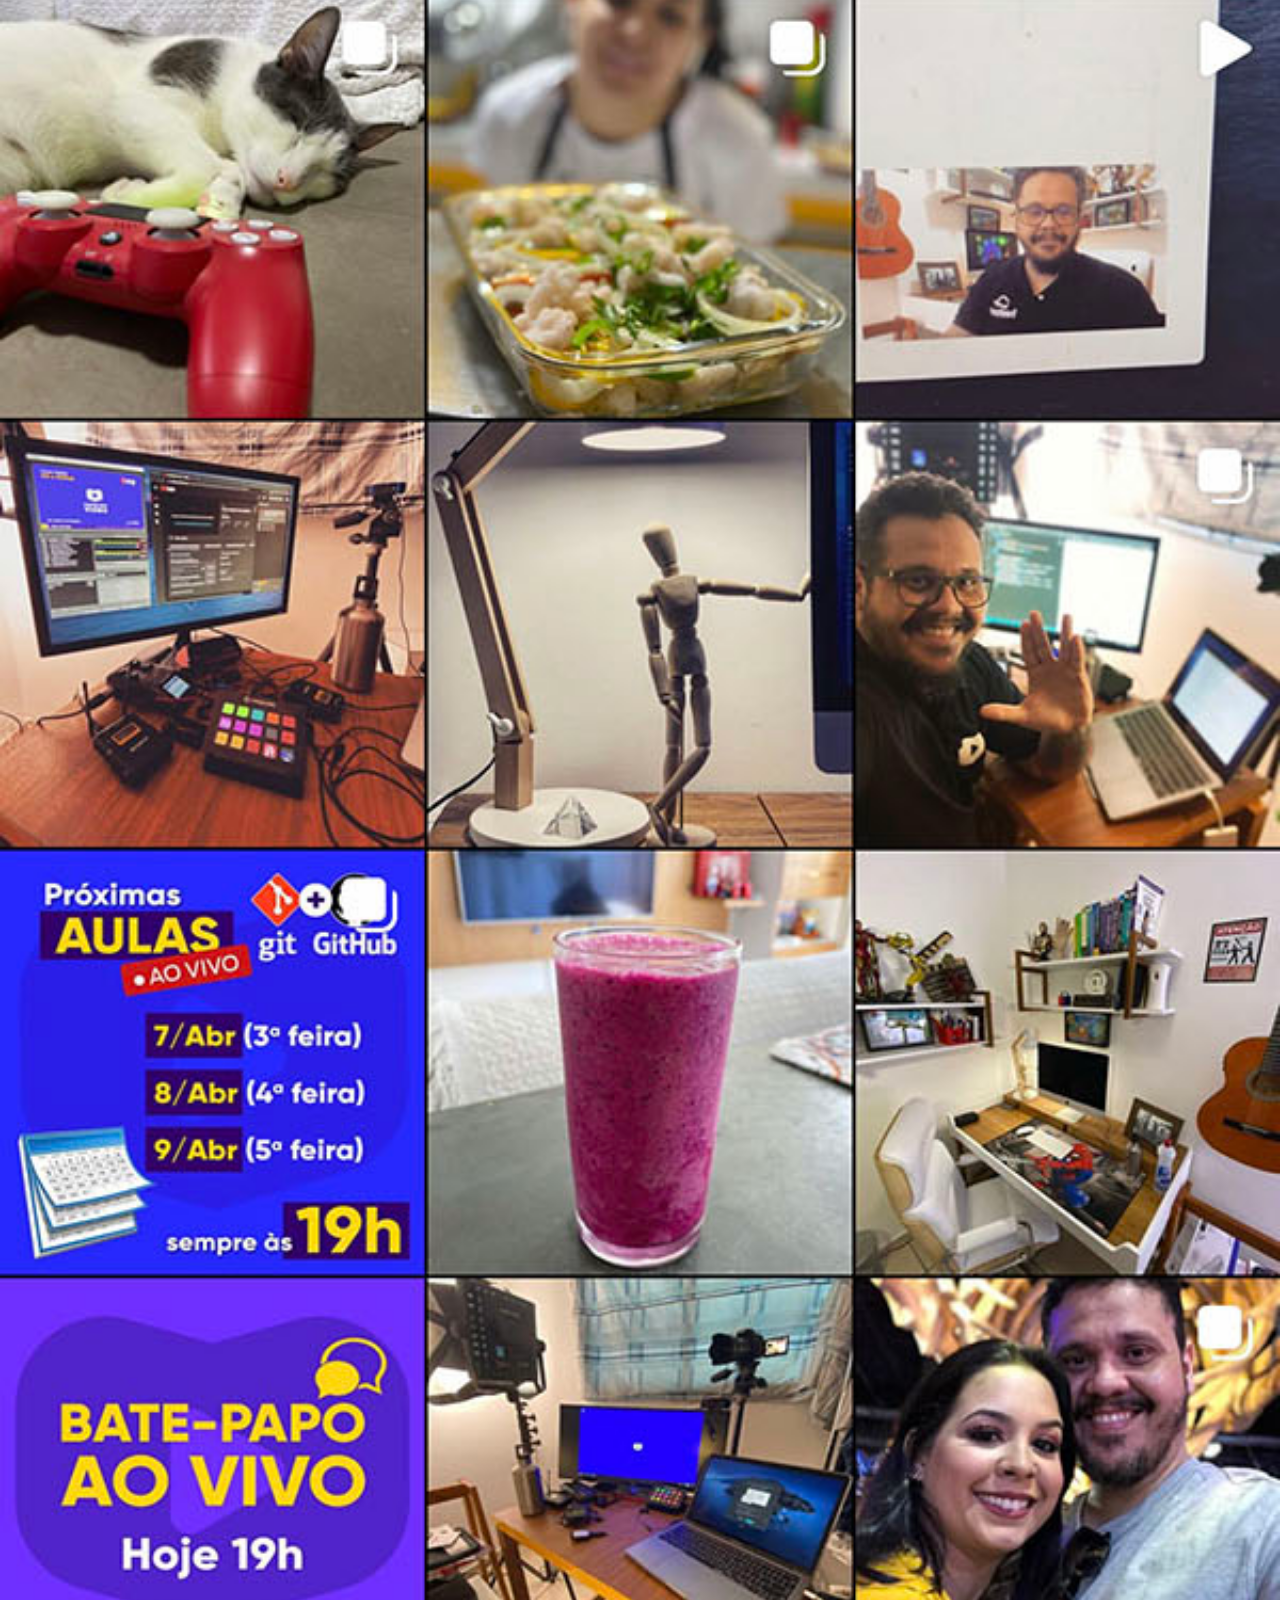
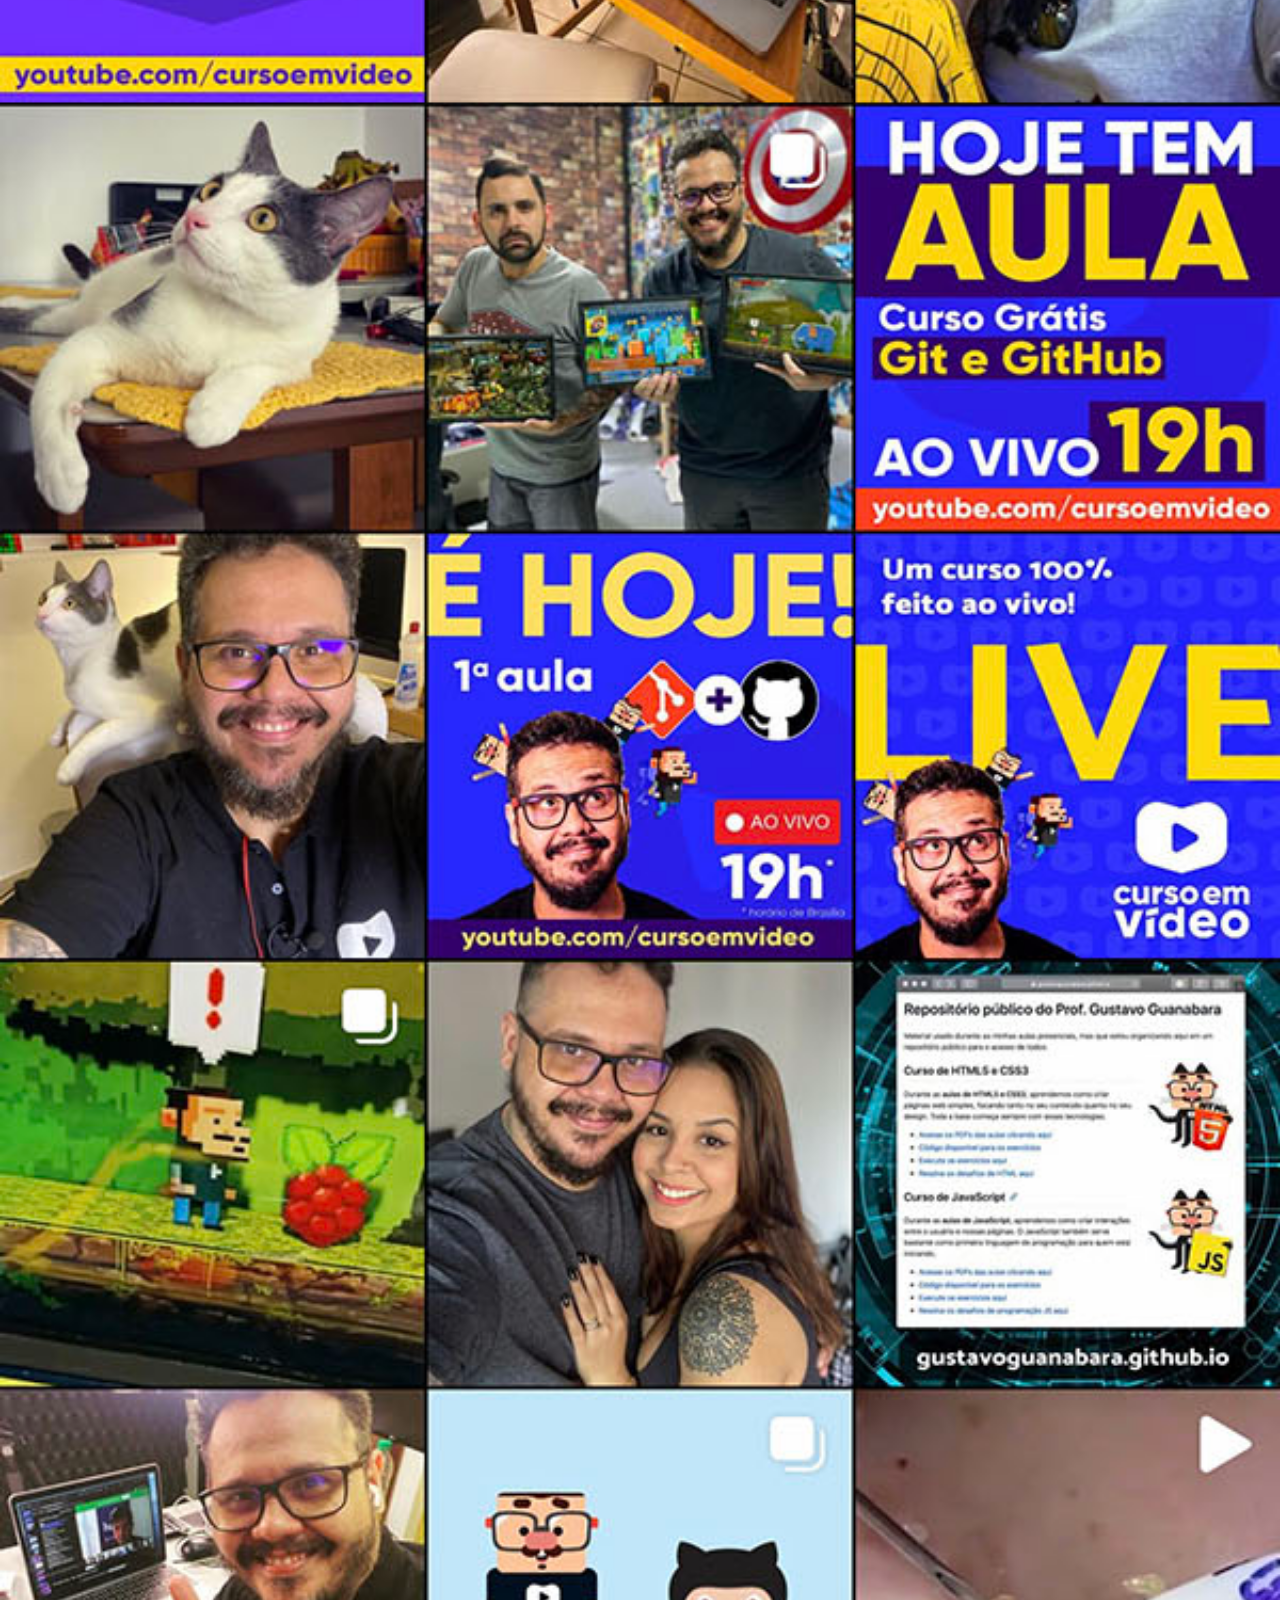
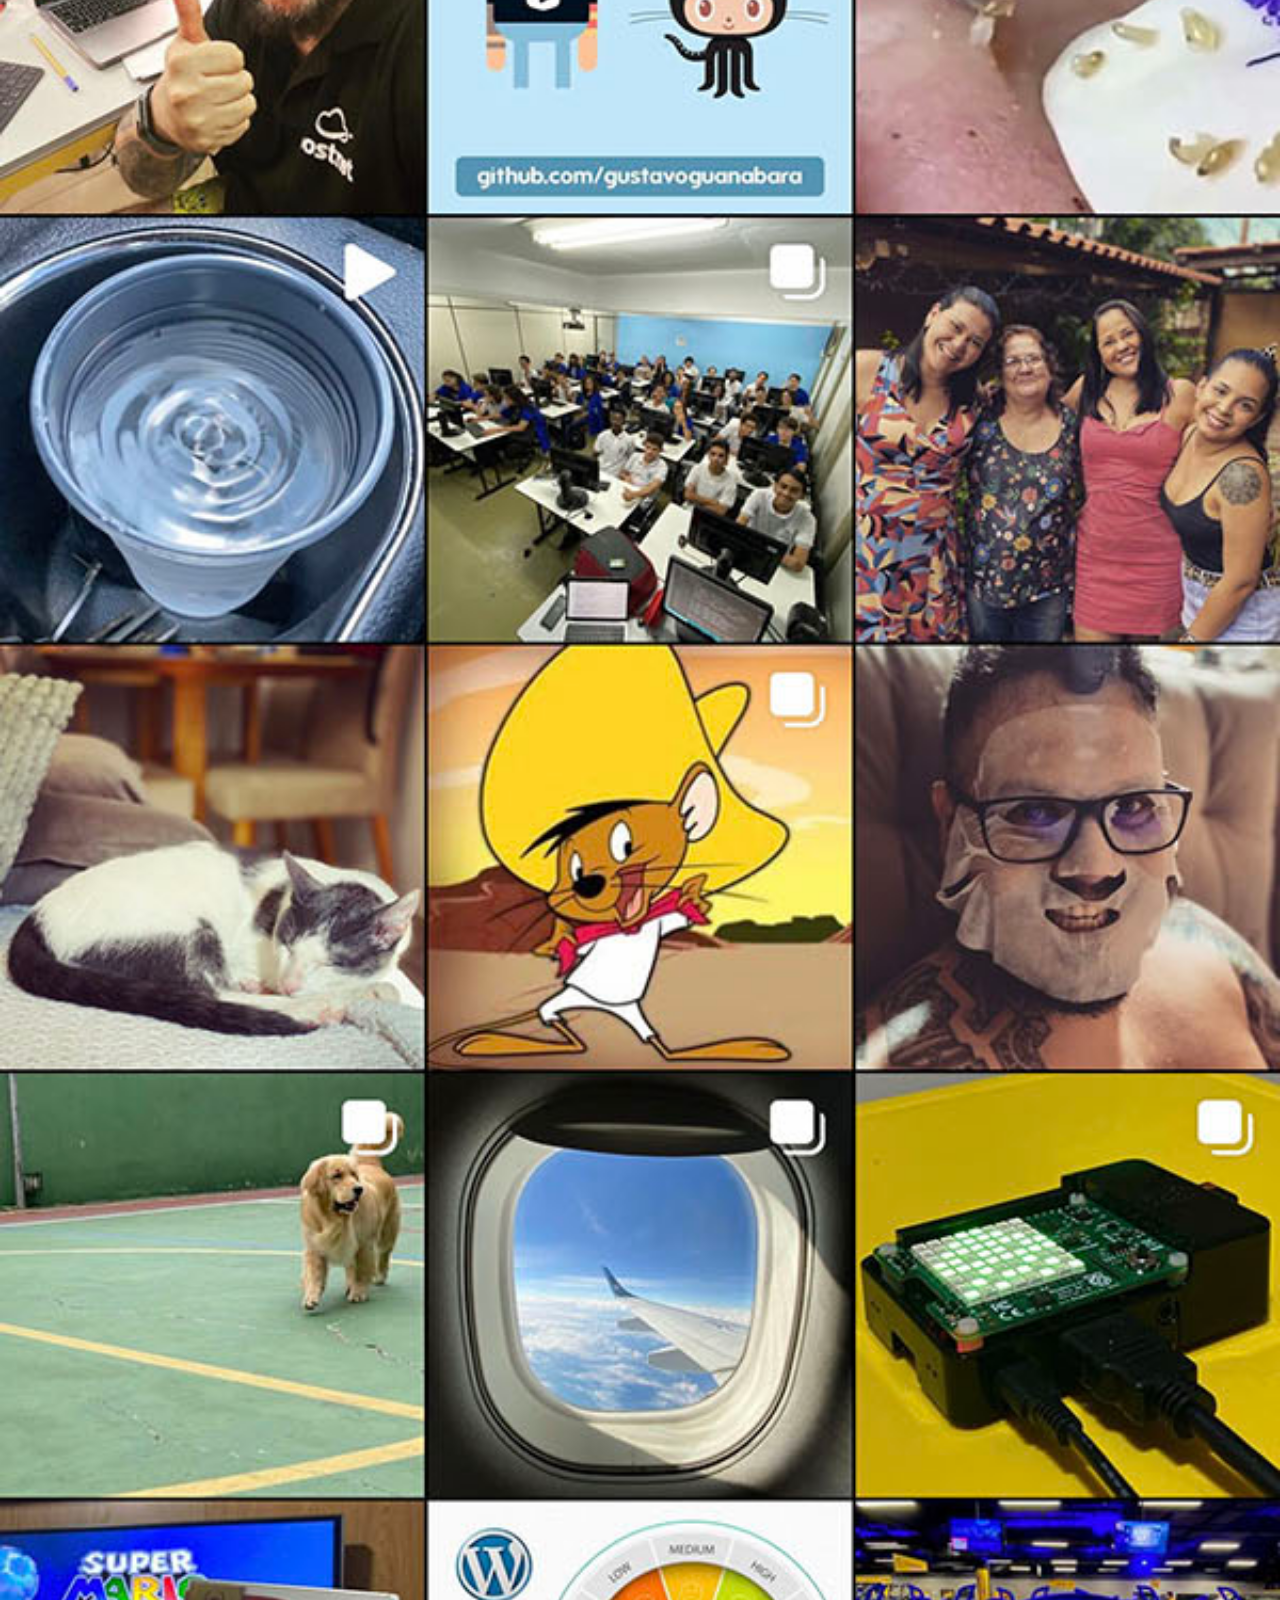
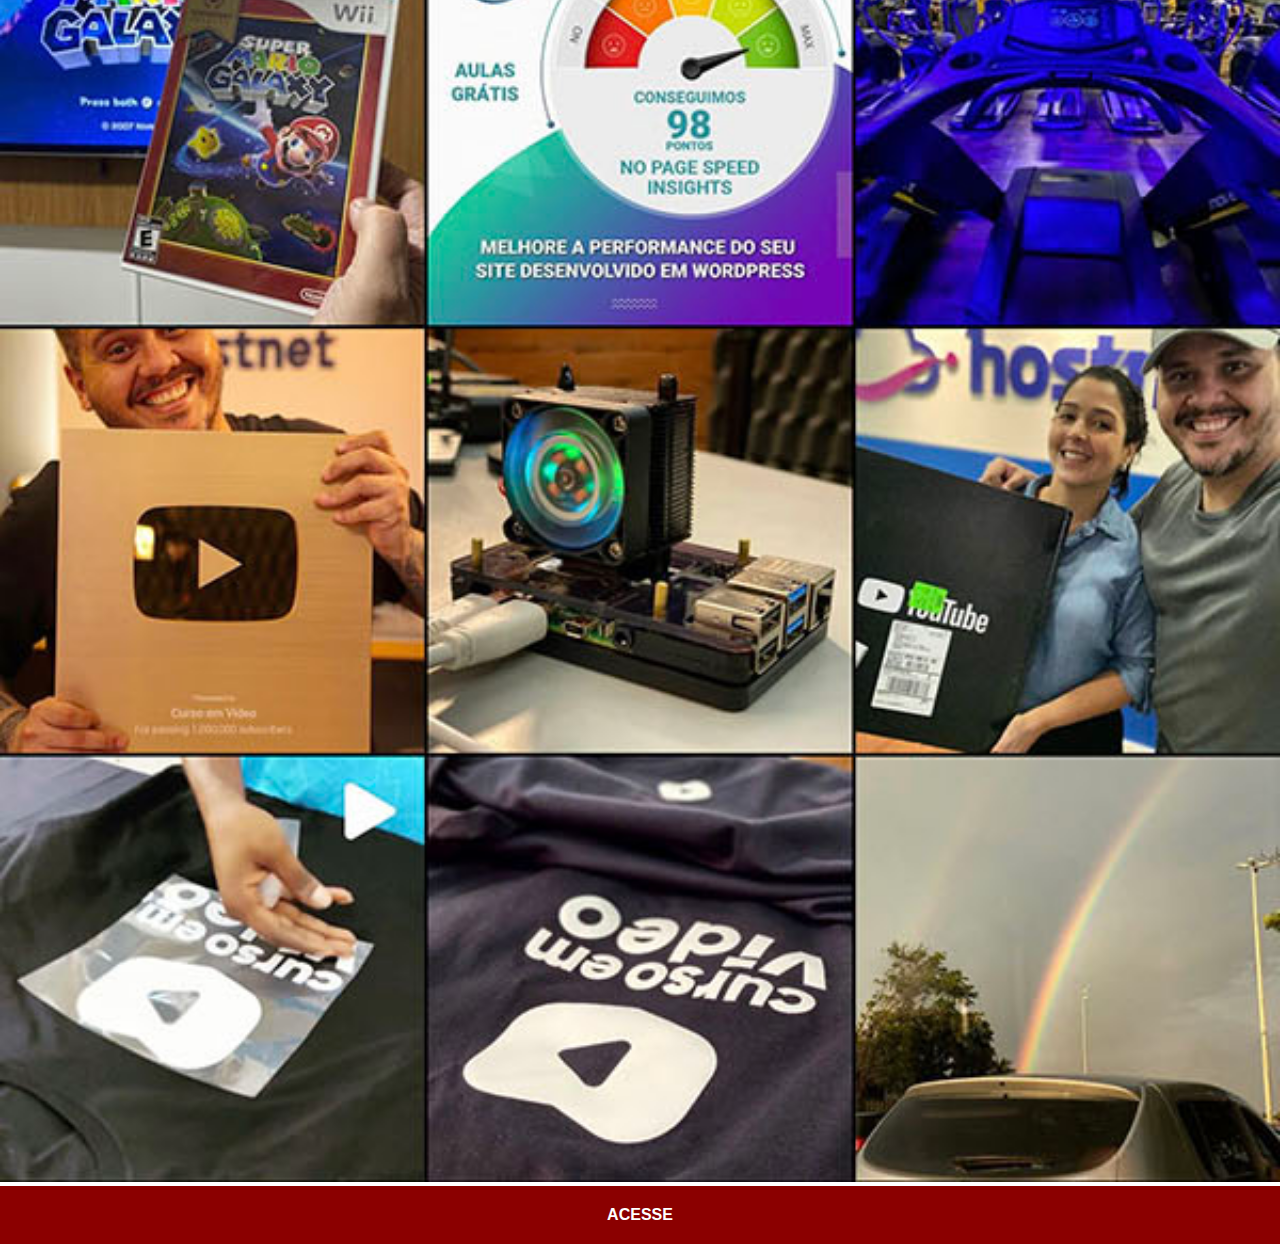
<file: acessos/insta.html>
<!DOCTYPE html>
<html lang="pt-br">
<head>
    <meta charset="UTF-8">
    <meta name="viewport" content="width=device-width, initial-scale=1.0">
    <link rel="stylesheet" href="../estilo/social.css">
    <title>Instagram</title>
</head>
<body>
    <img src="../imagens/tela-instagram.jpg" alt="insta">
    <a href="https://www.instagram.com/gustavoguanabara/?hl=pt" target="_blank">ACESSE</a>
</body>
</html>
</file>
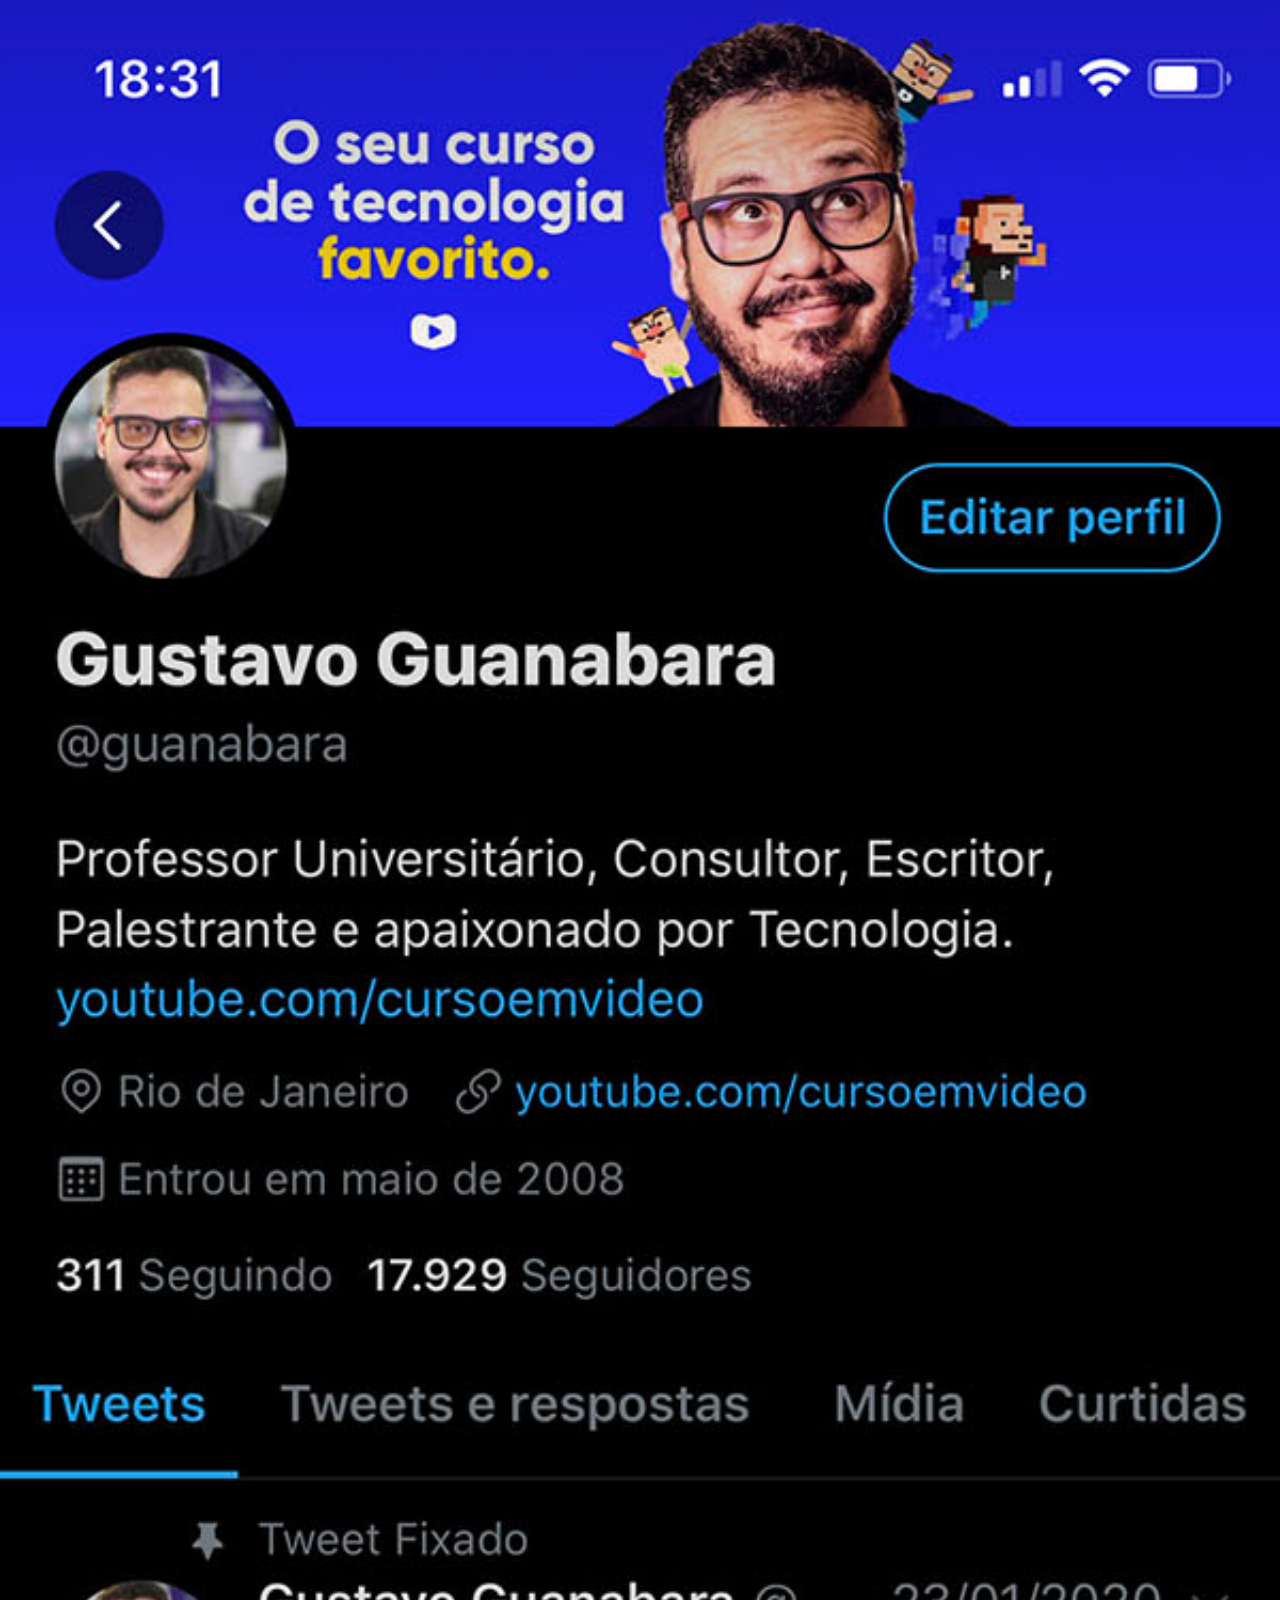
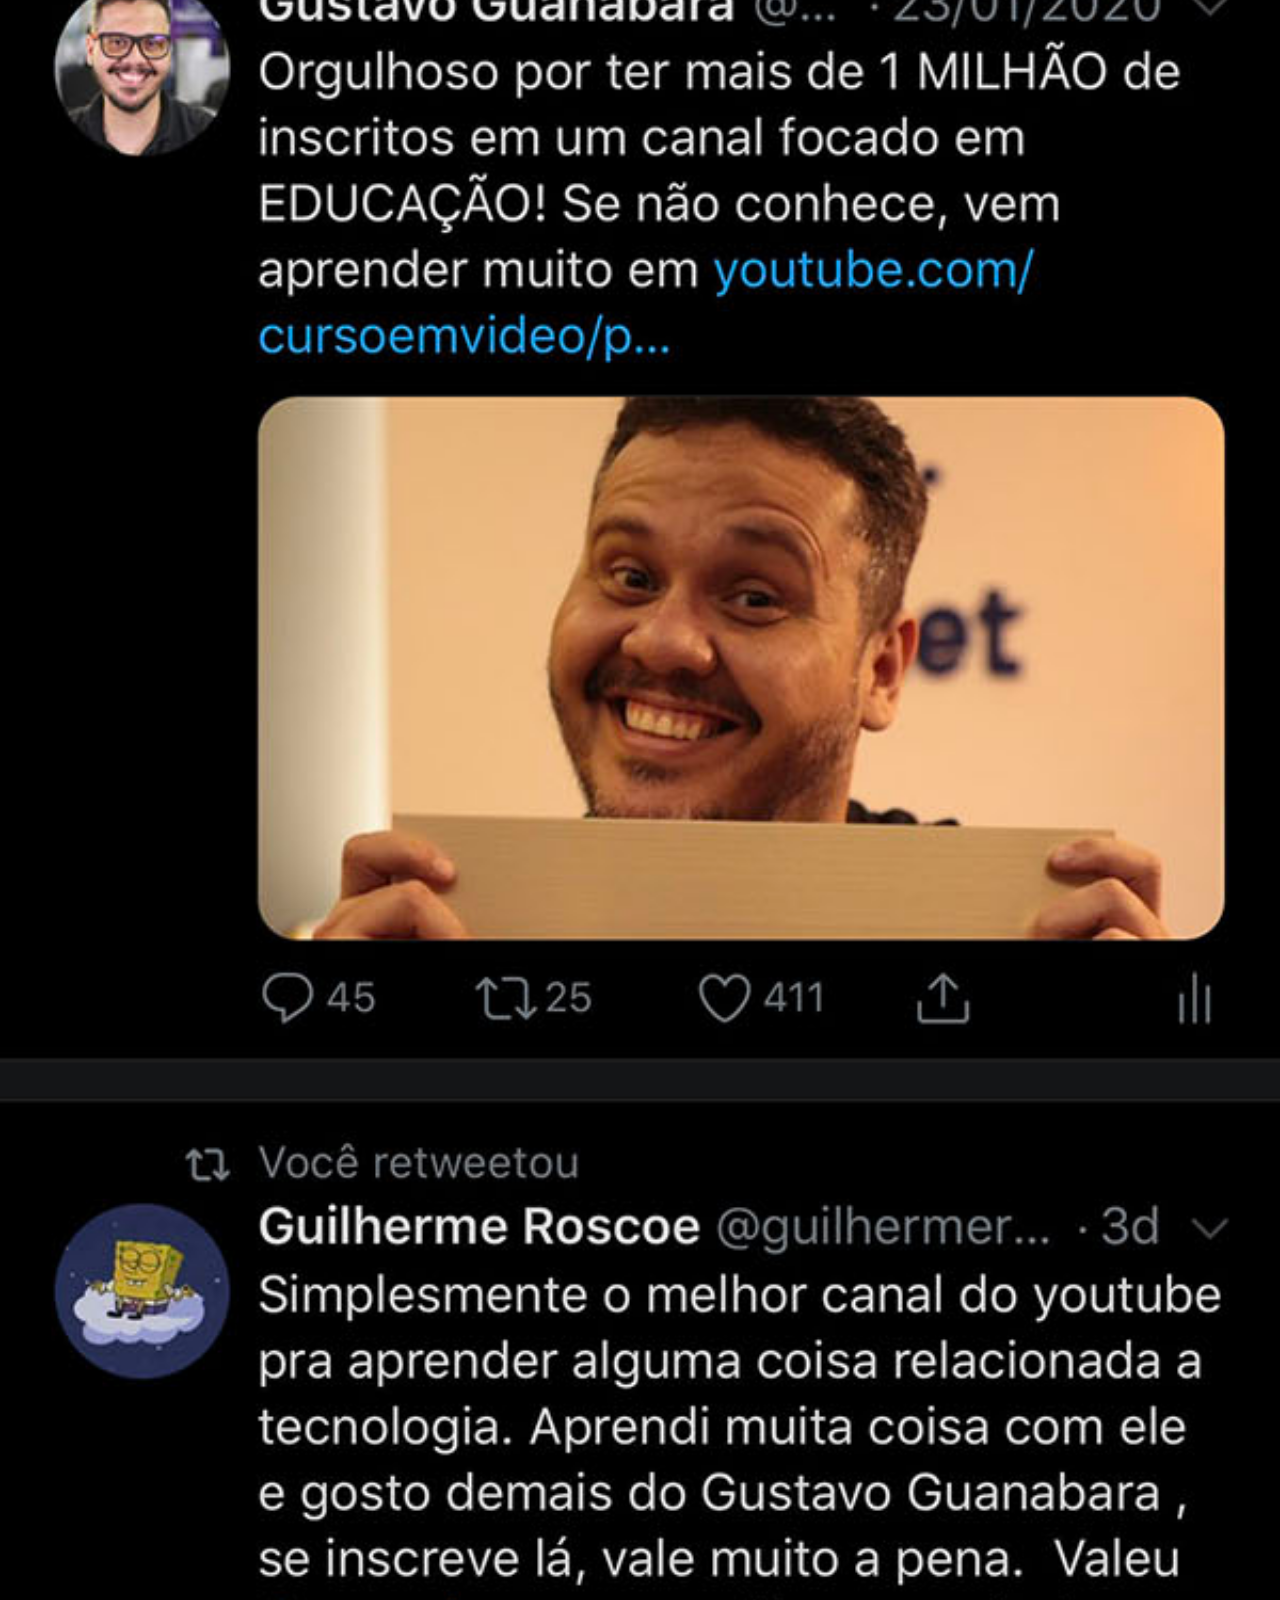
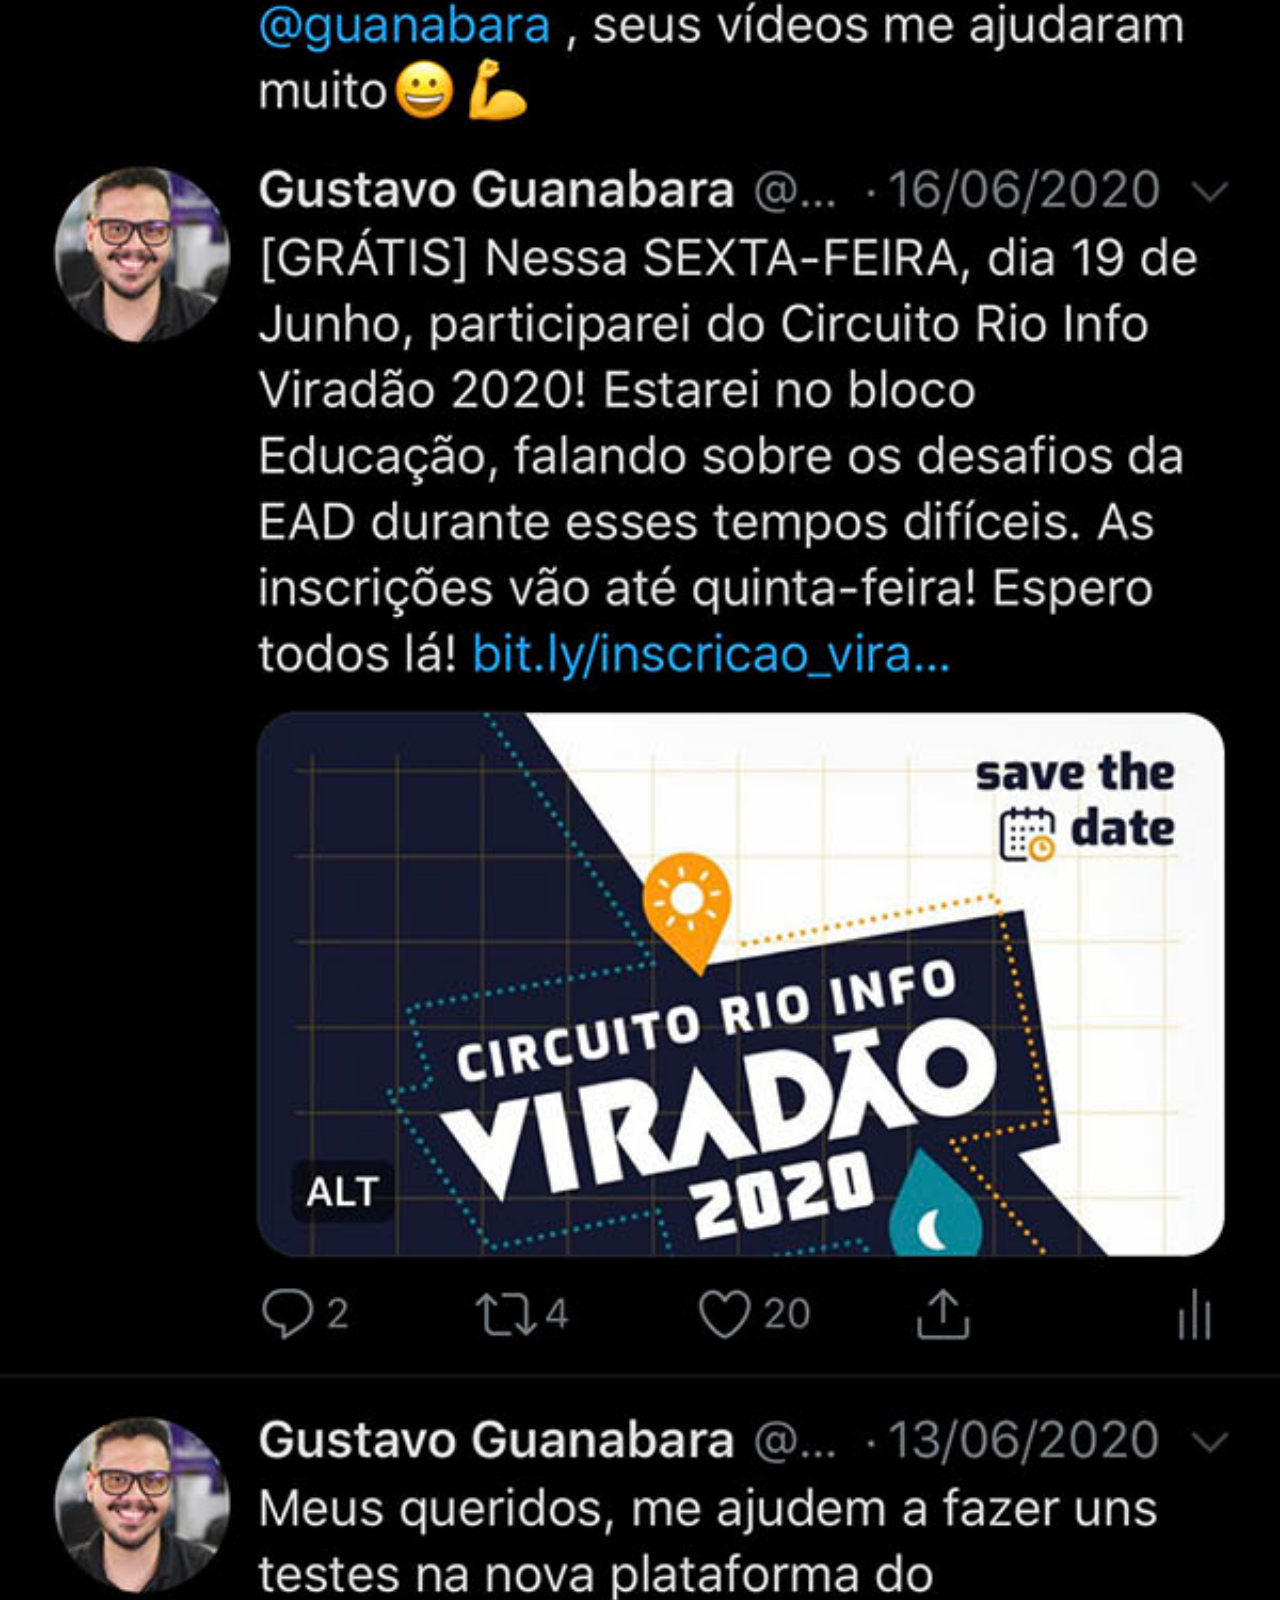
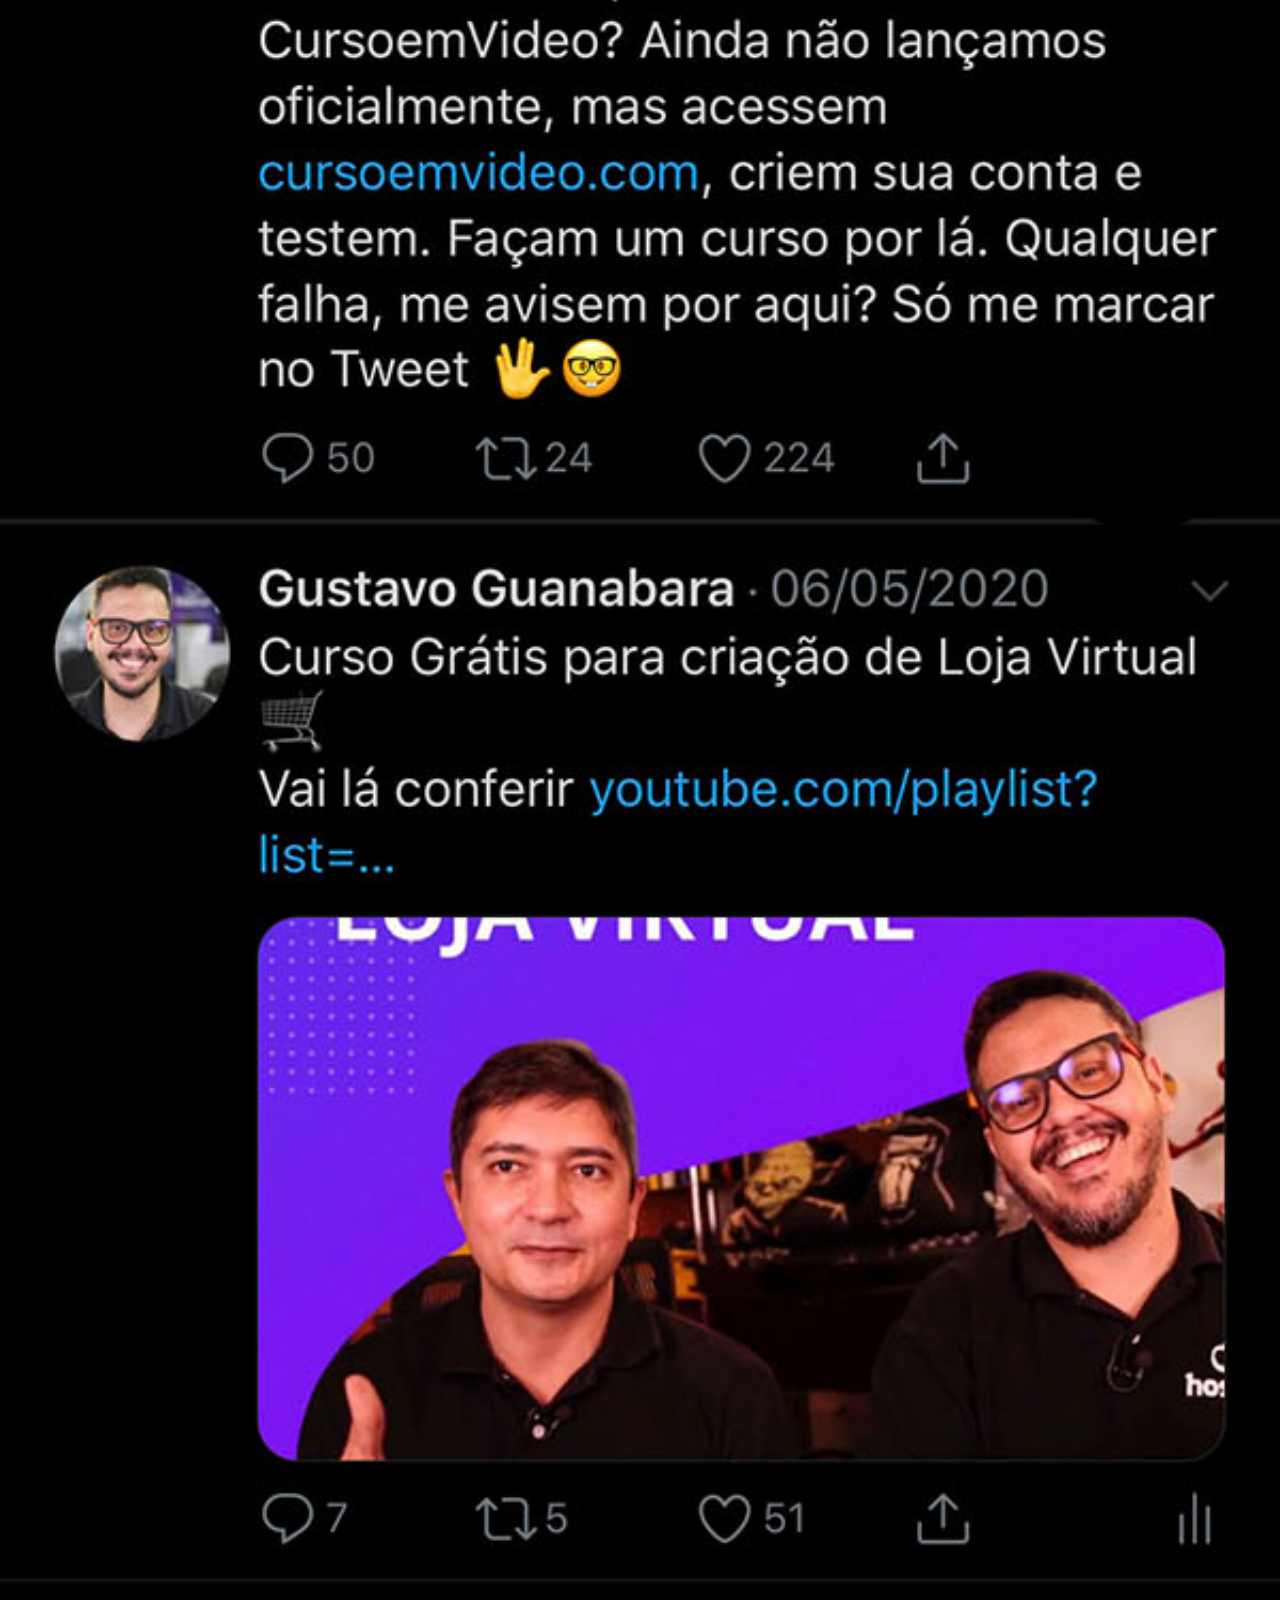
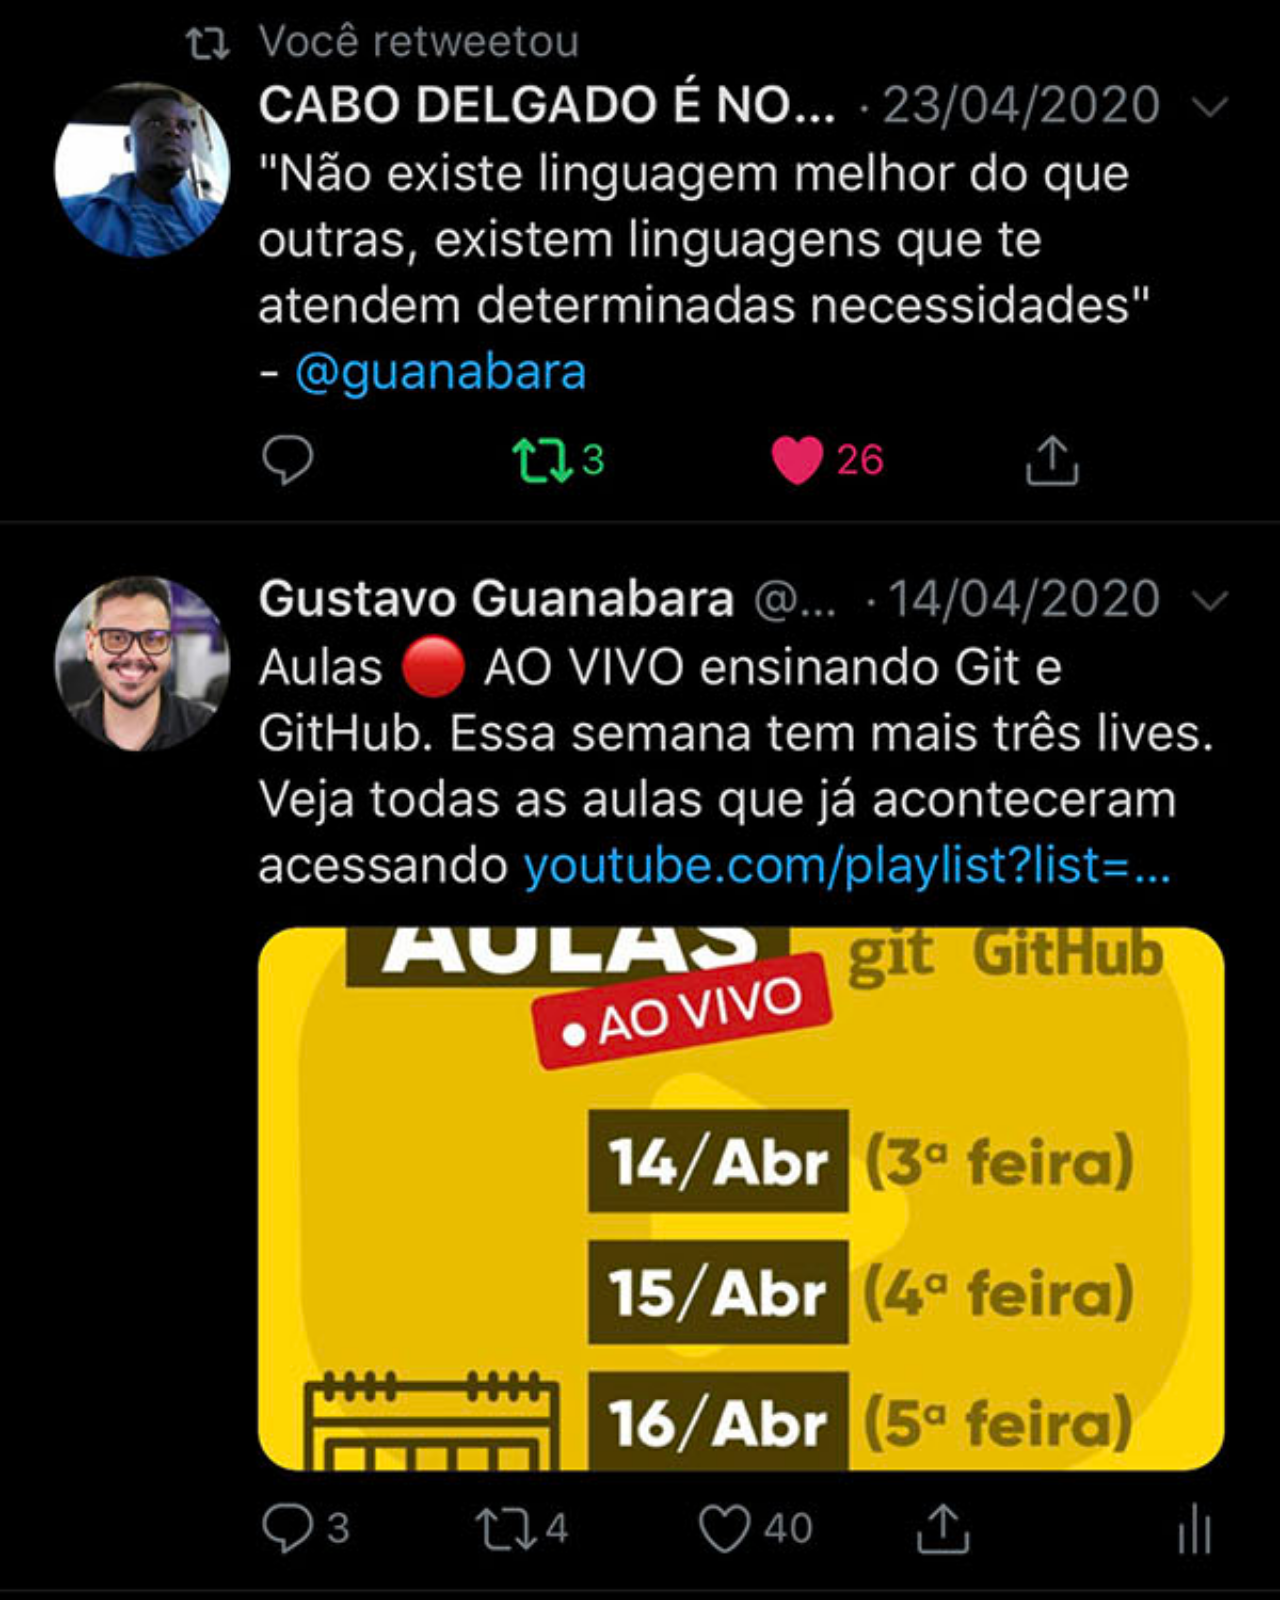
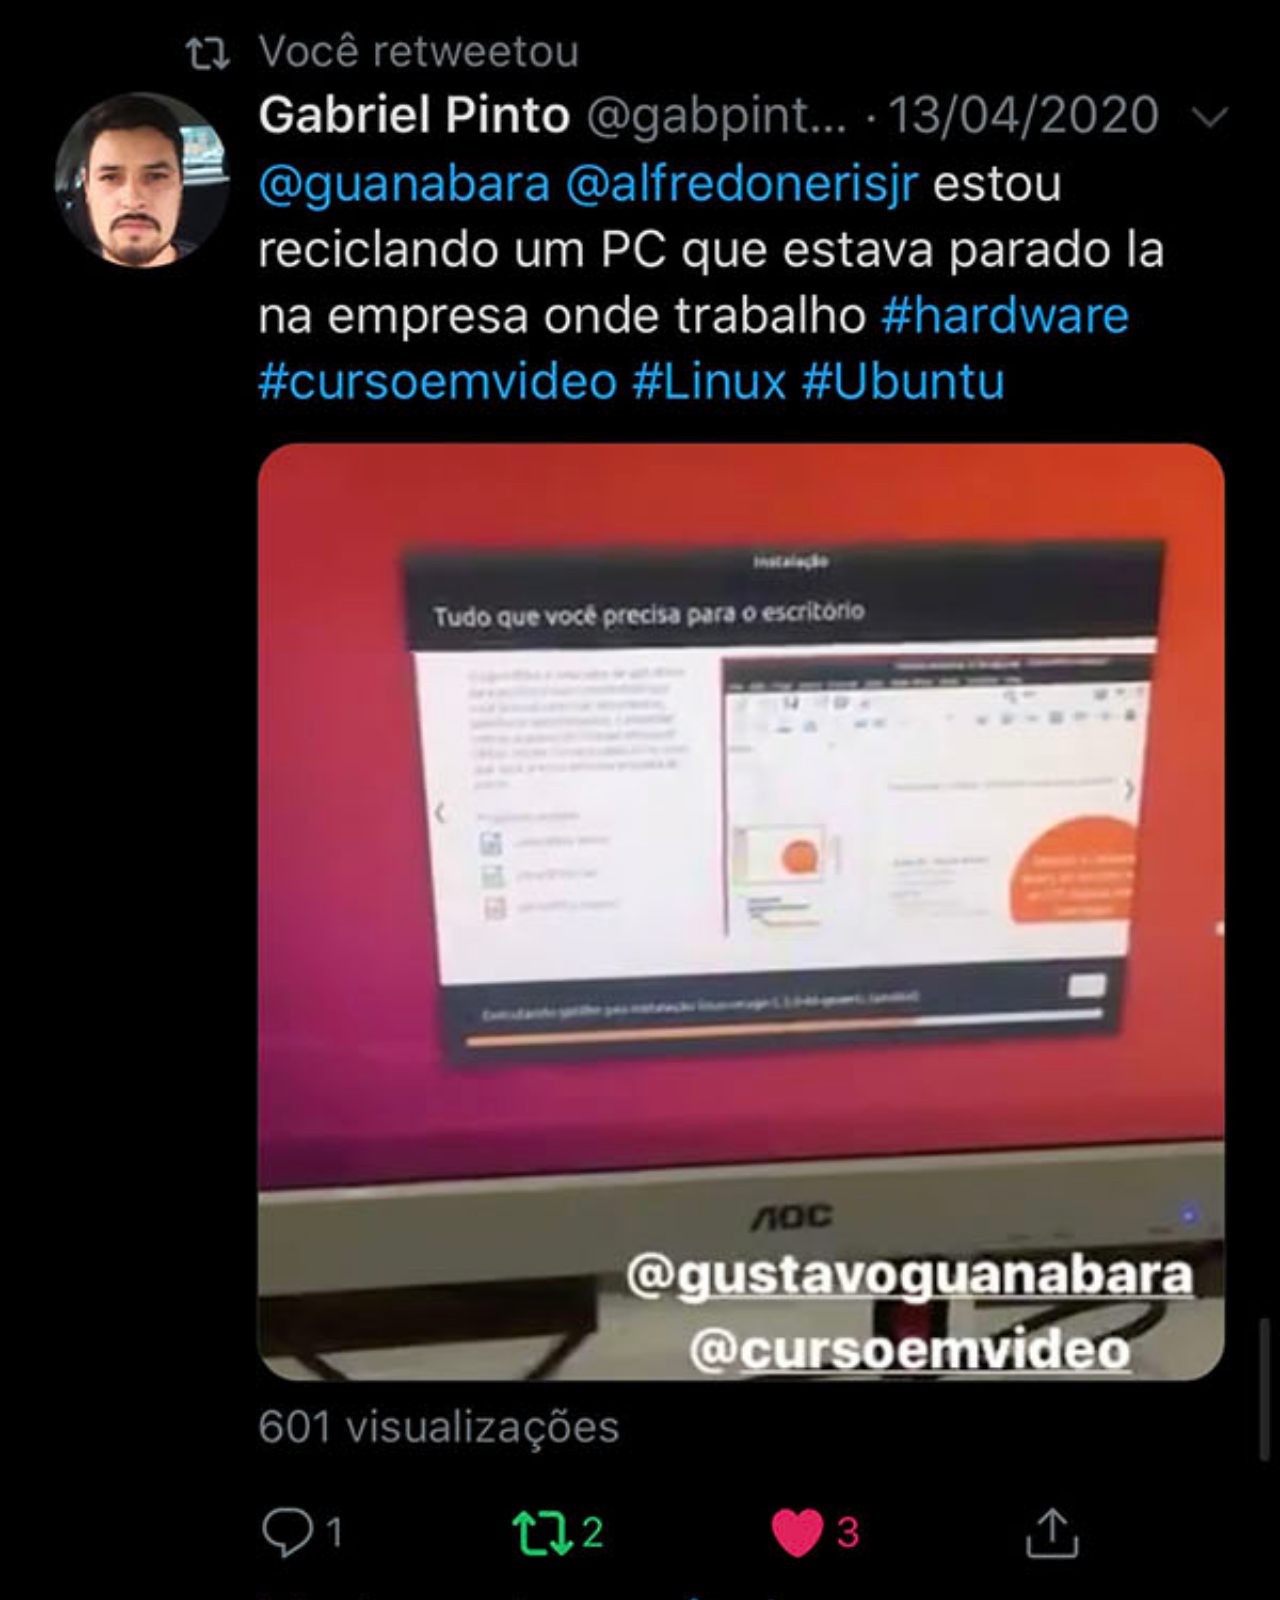
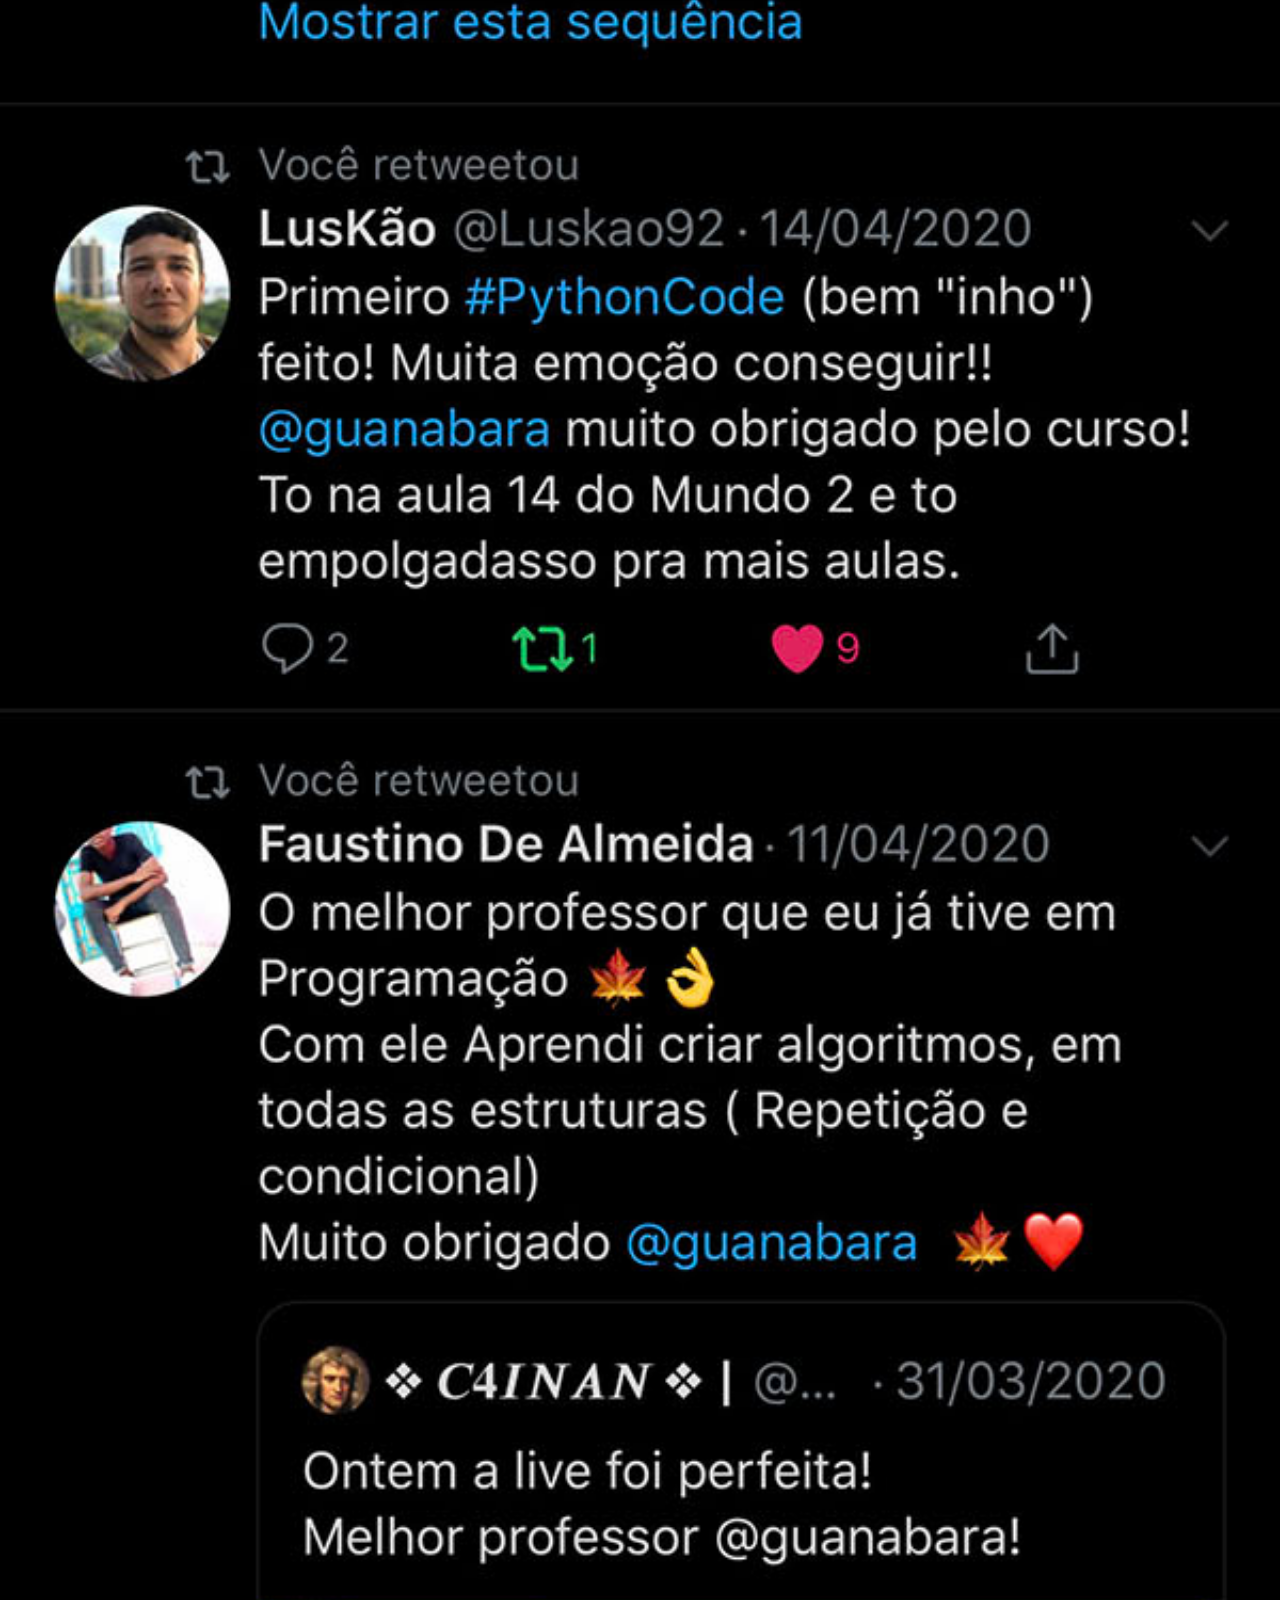
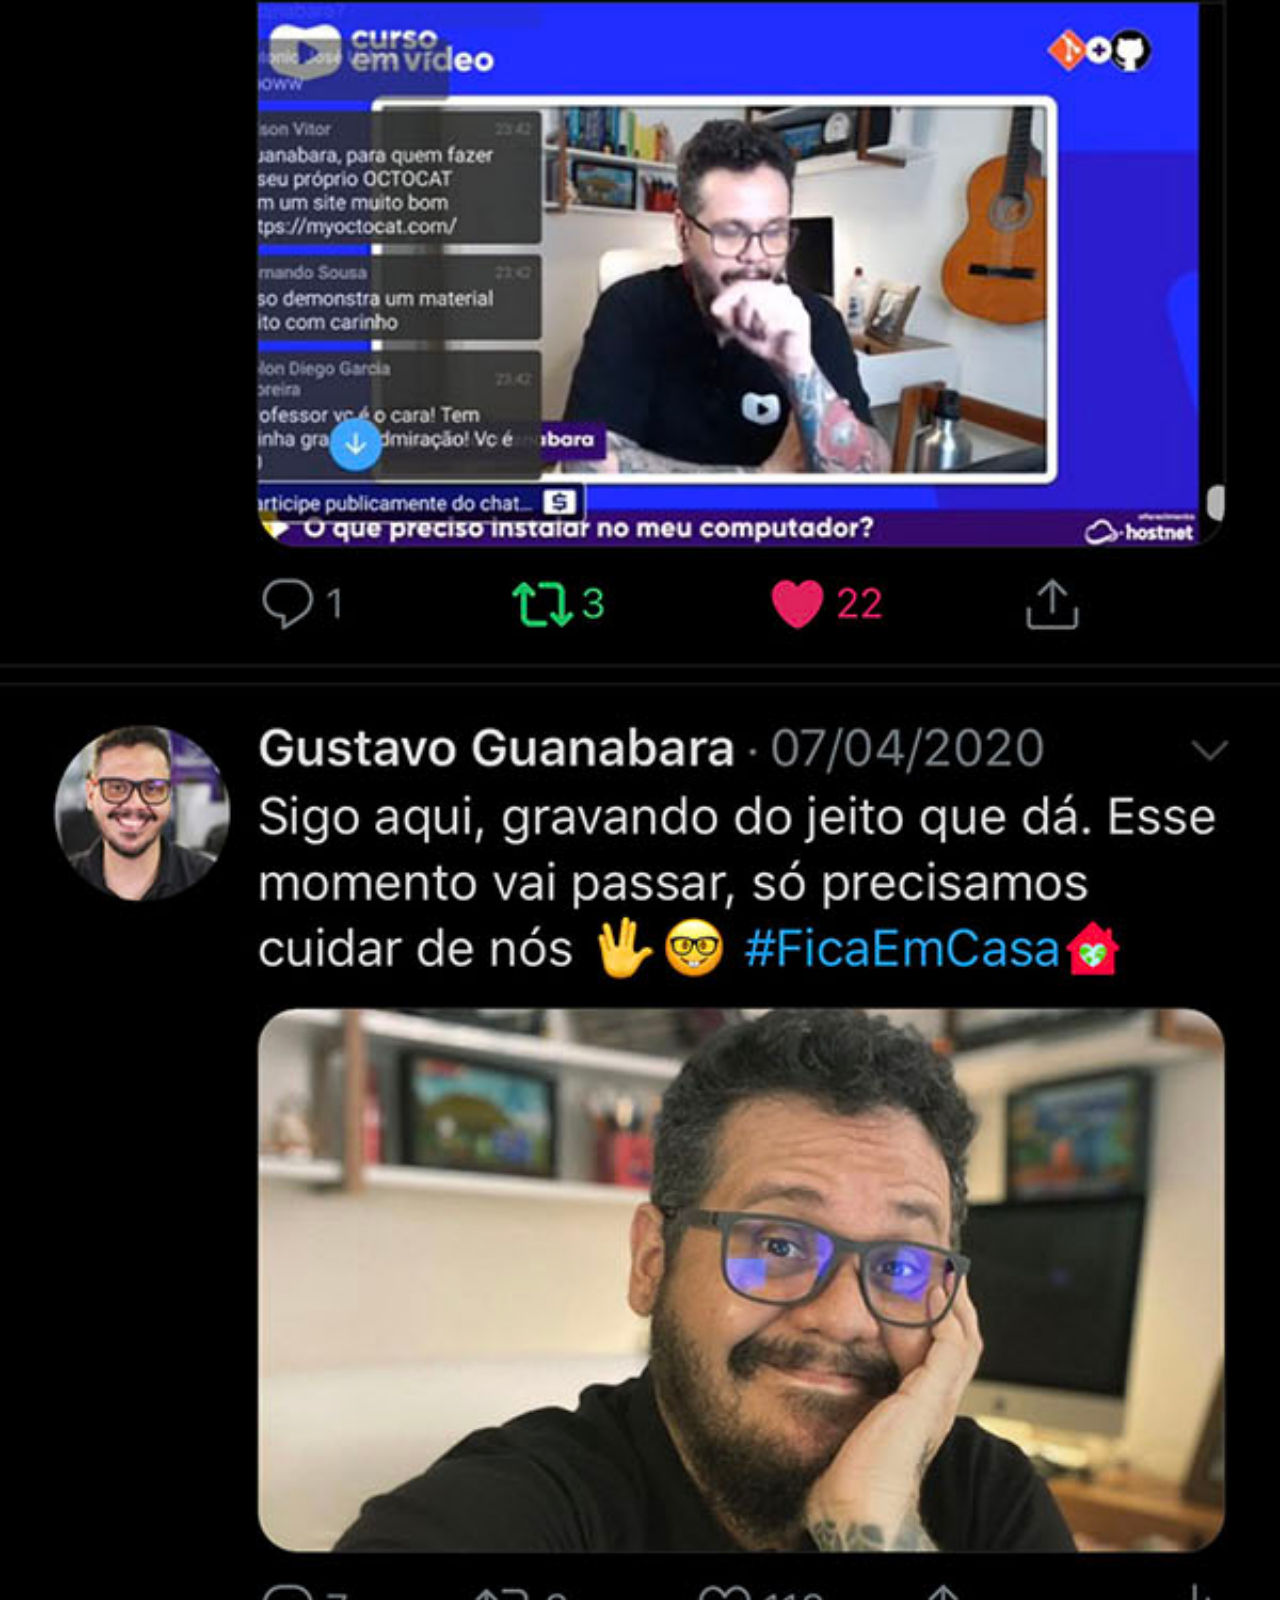
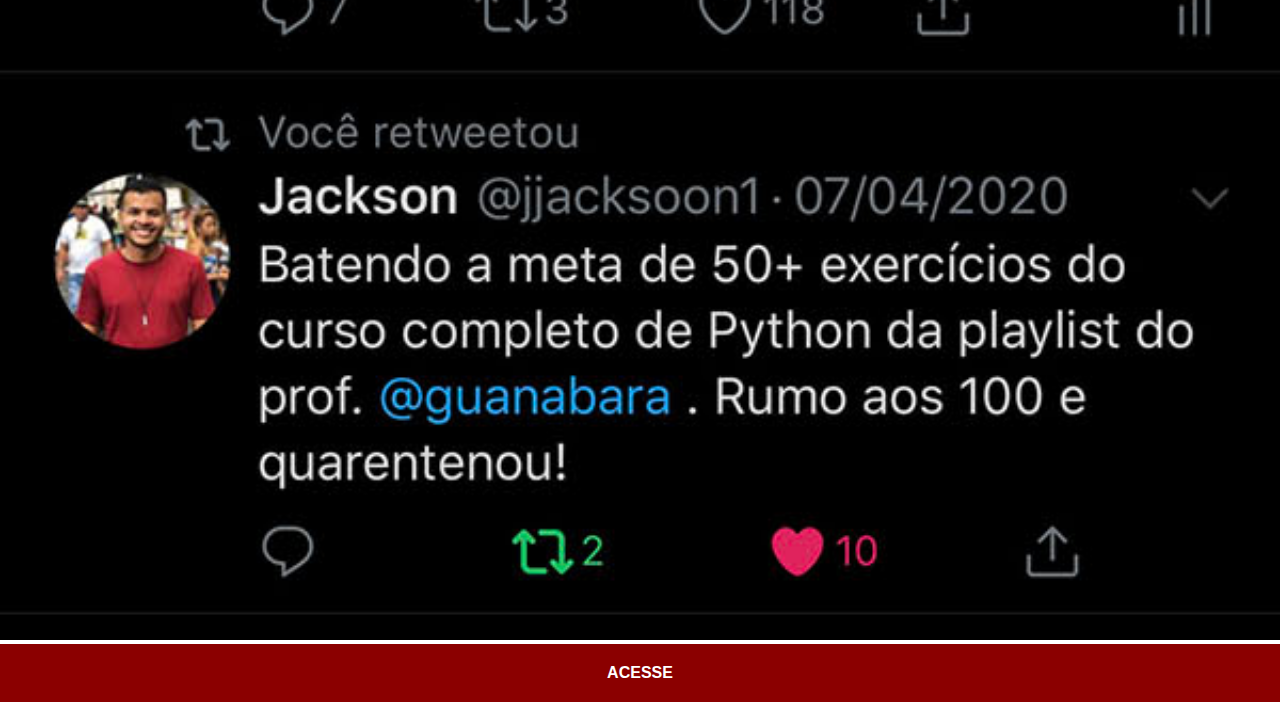
<file: acessos/twitter.html>
<!DOCTYPE html>
<html lang="pt-br">
<head>
    <meta charset="UTF-8">
    <meta name="viewport" content="width=device-width, initial-scale=1.0">
    <link rel="stylesheet" href="../estilo/social.css">
    <title>Twitter</title>
</head>
<body>
    <img src="../imagens/tela-twitter.jpg" alt="twitter">
    <a href="https://x.com/guanabara" target="_blank">ACESSE</a>
</body>
</html>
</file>
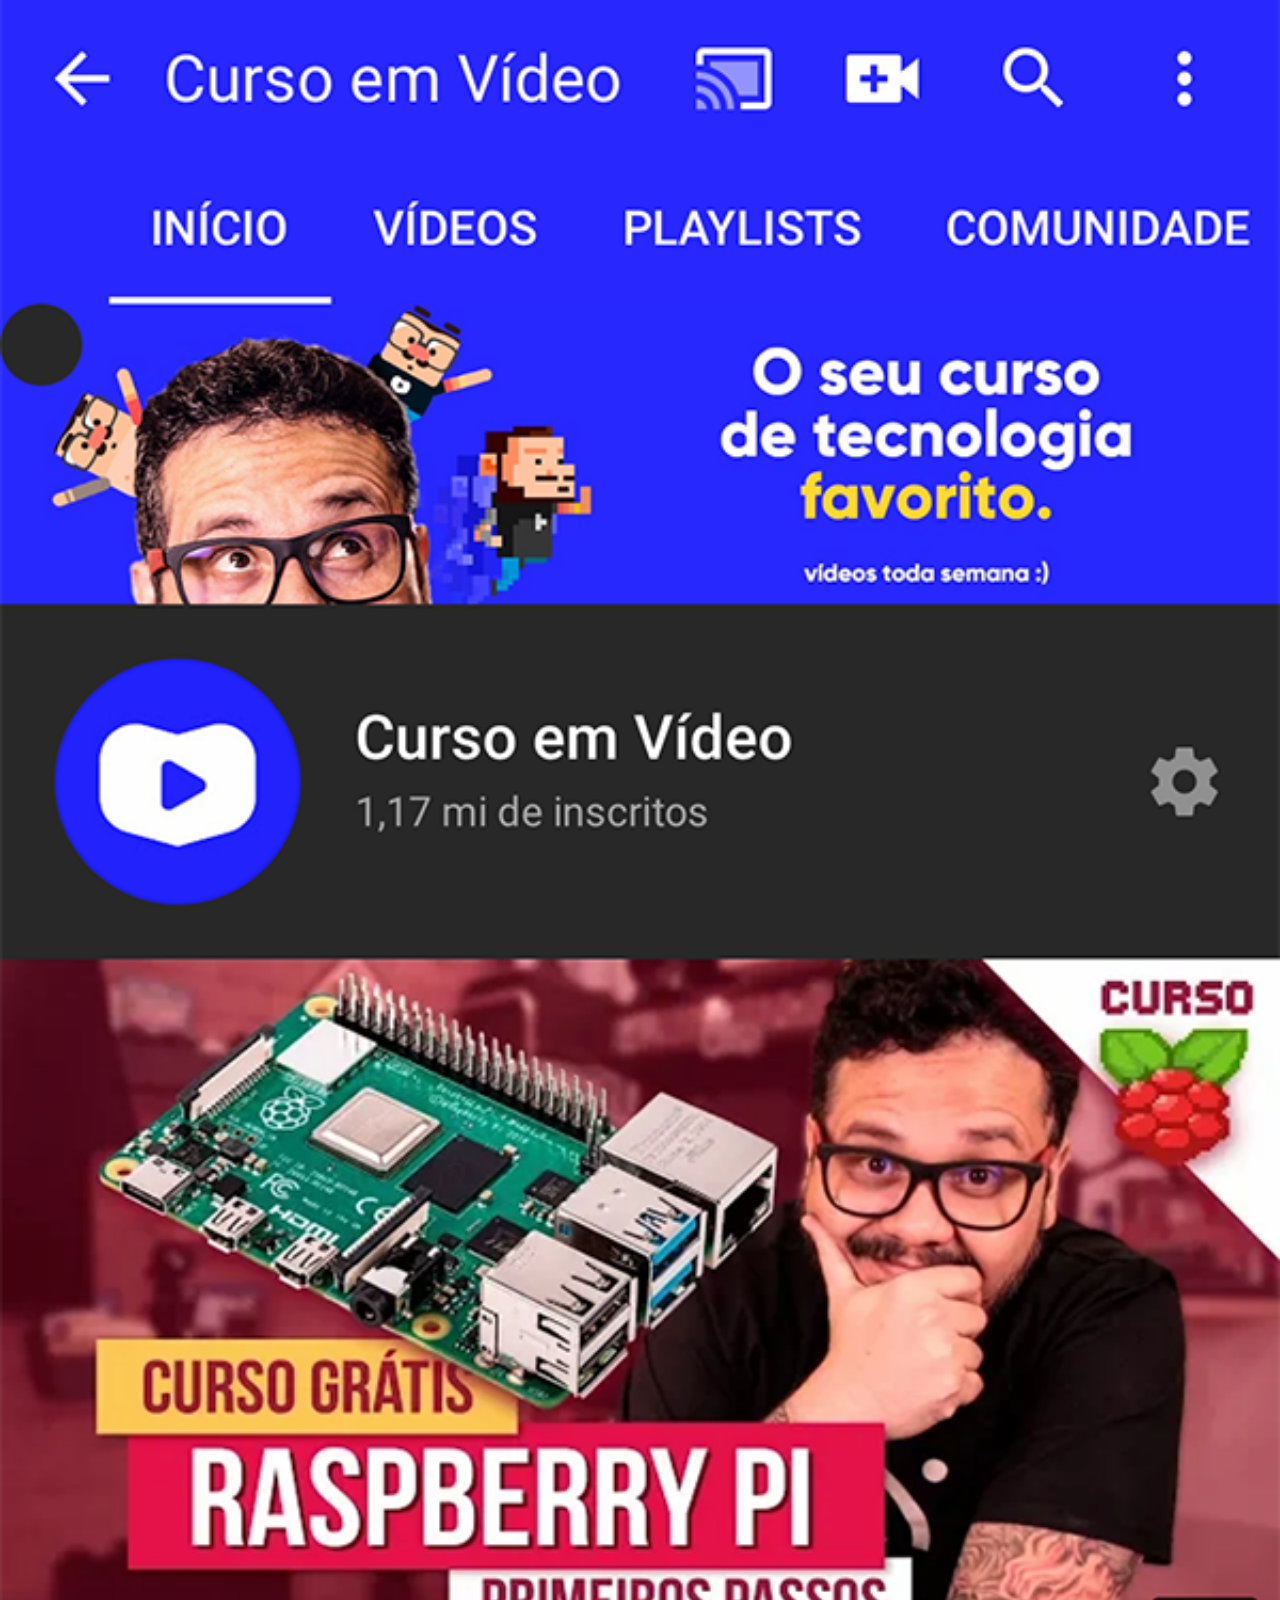
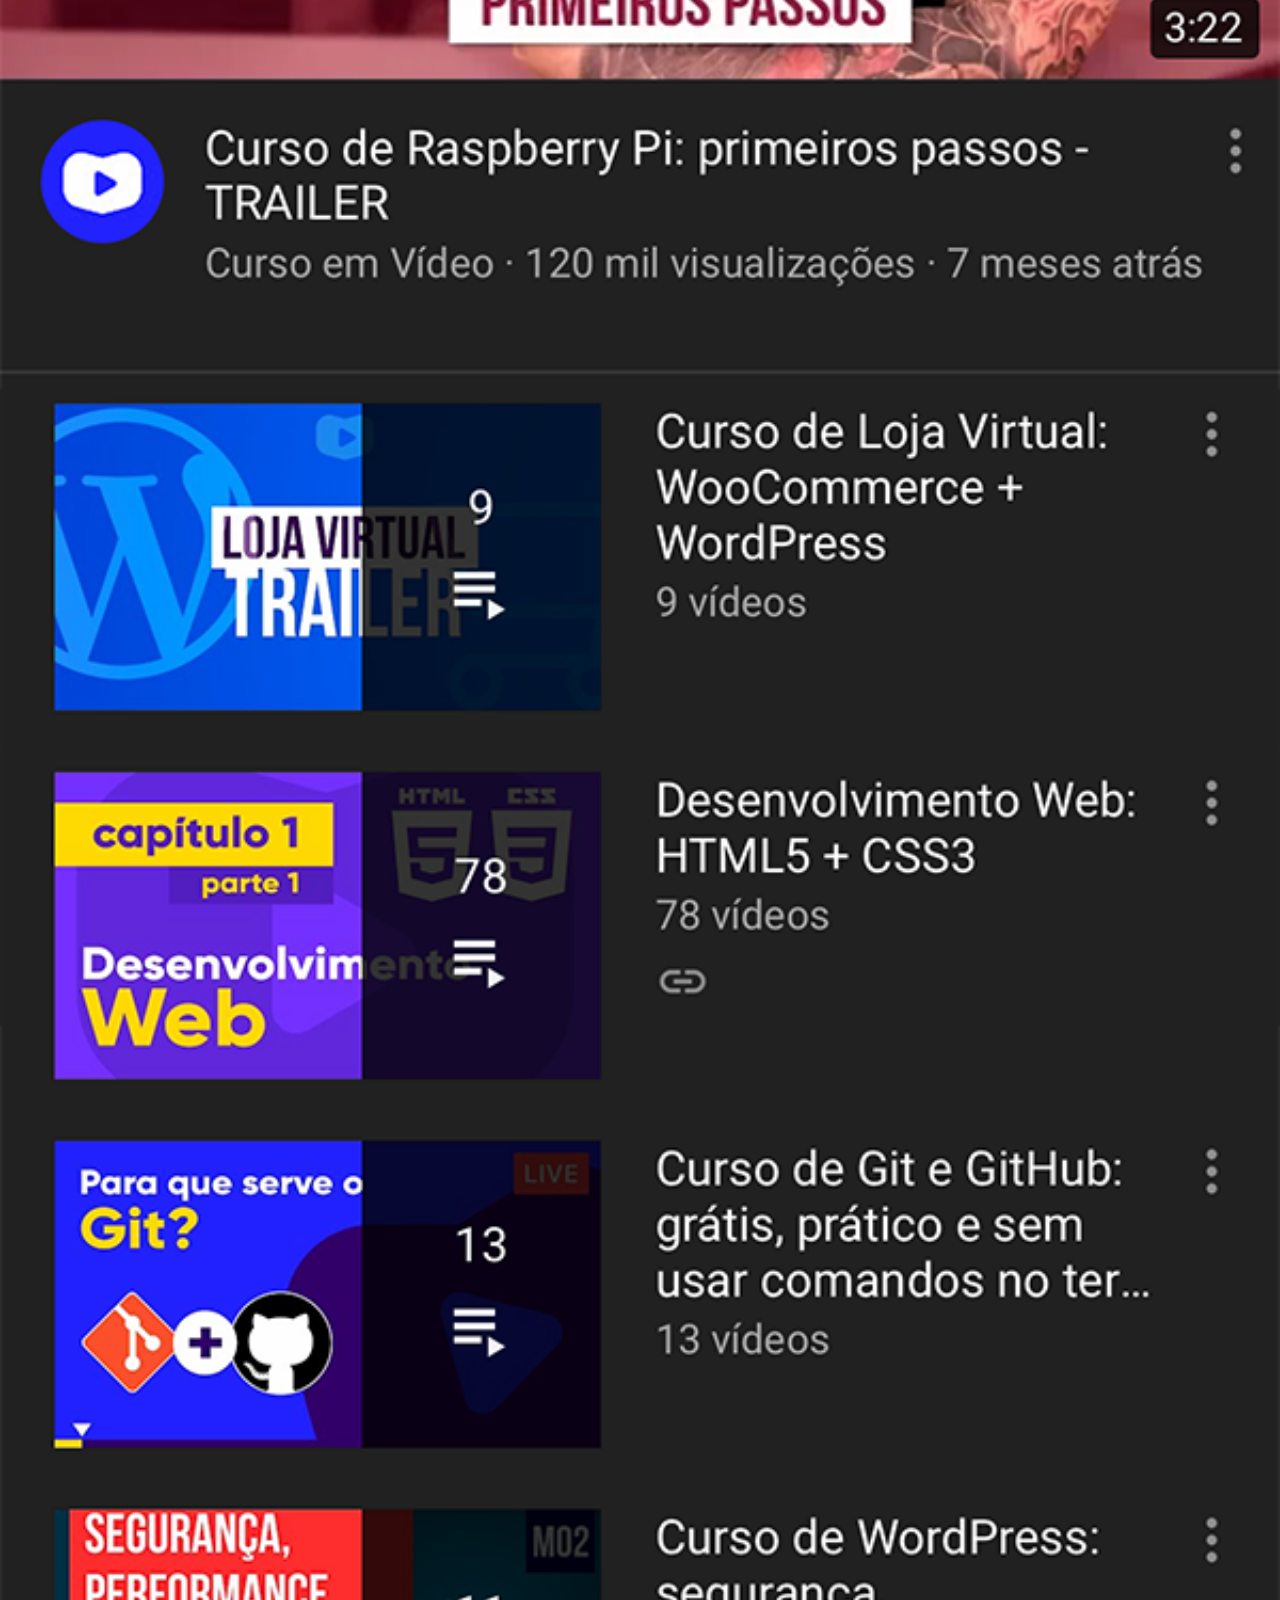
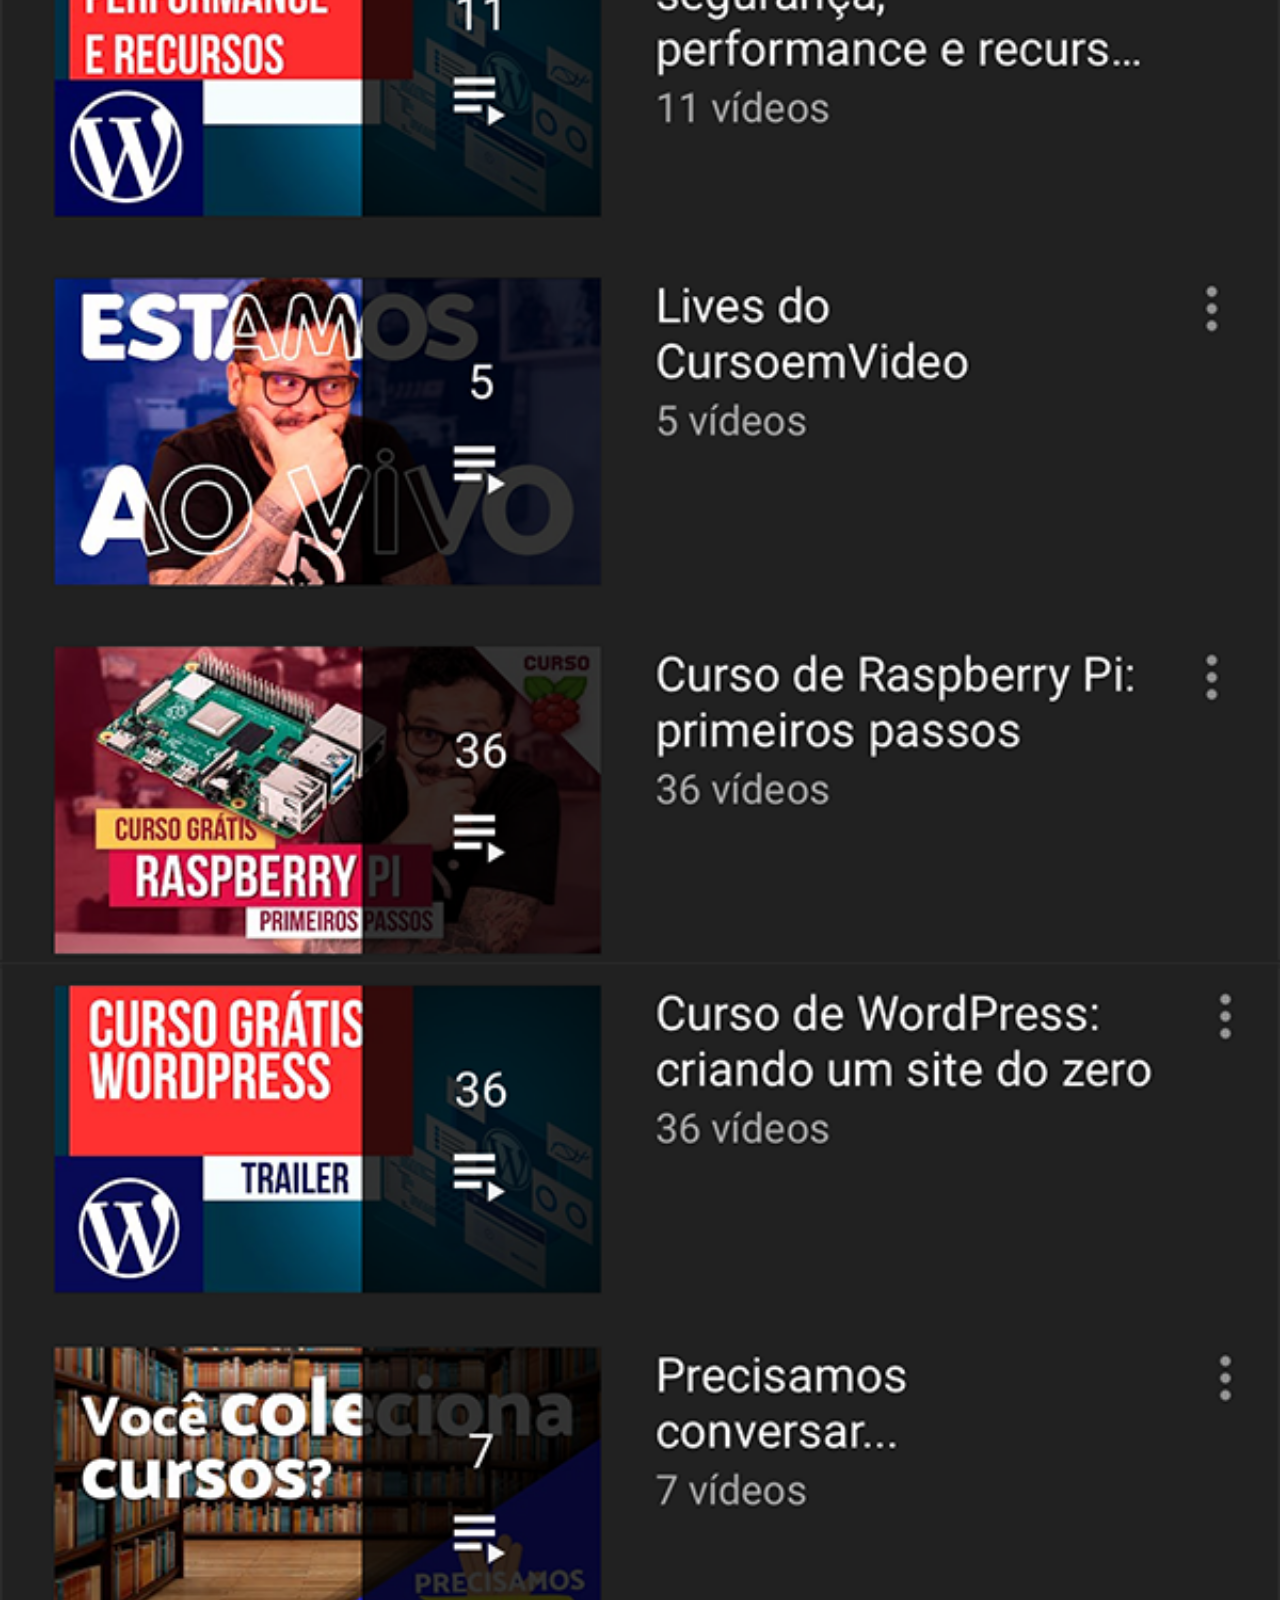
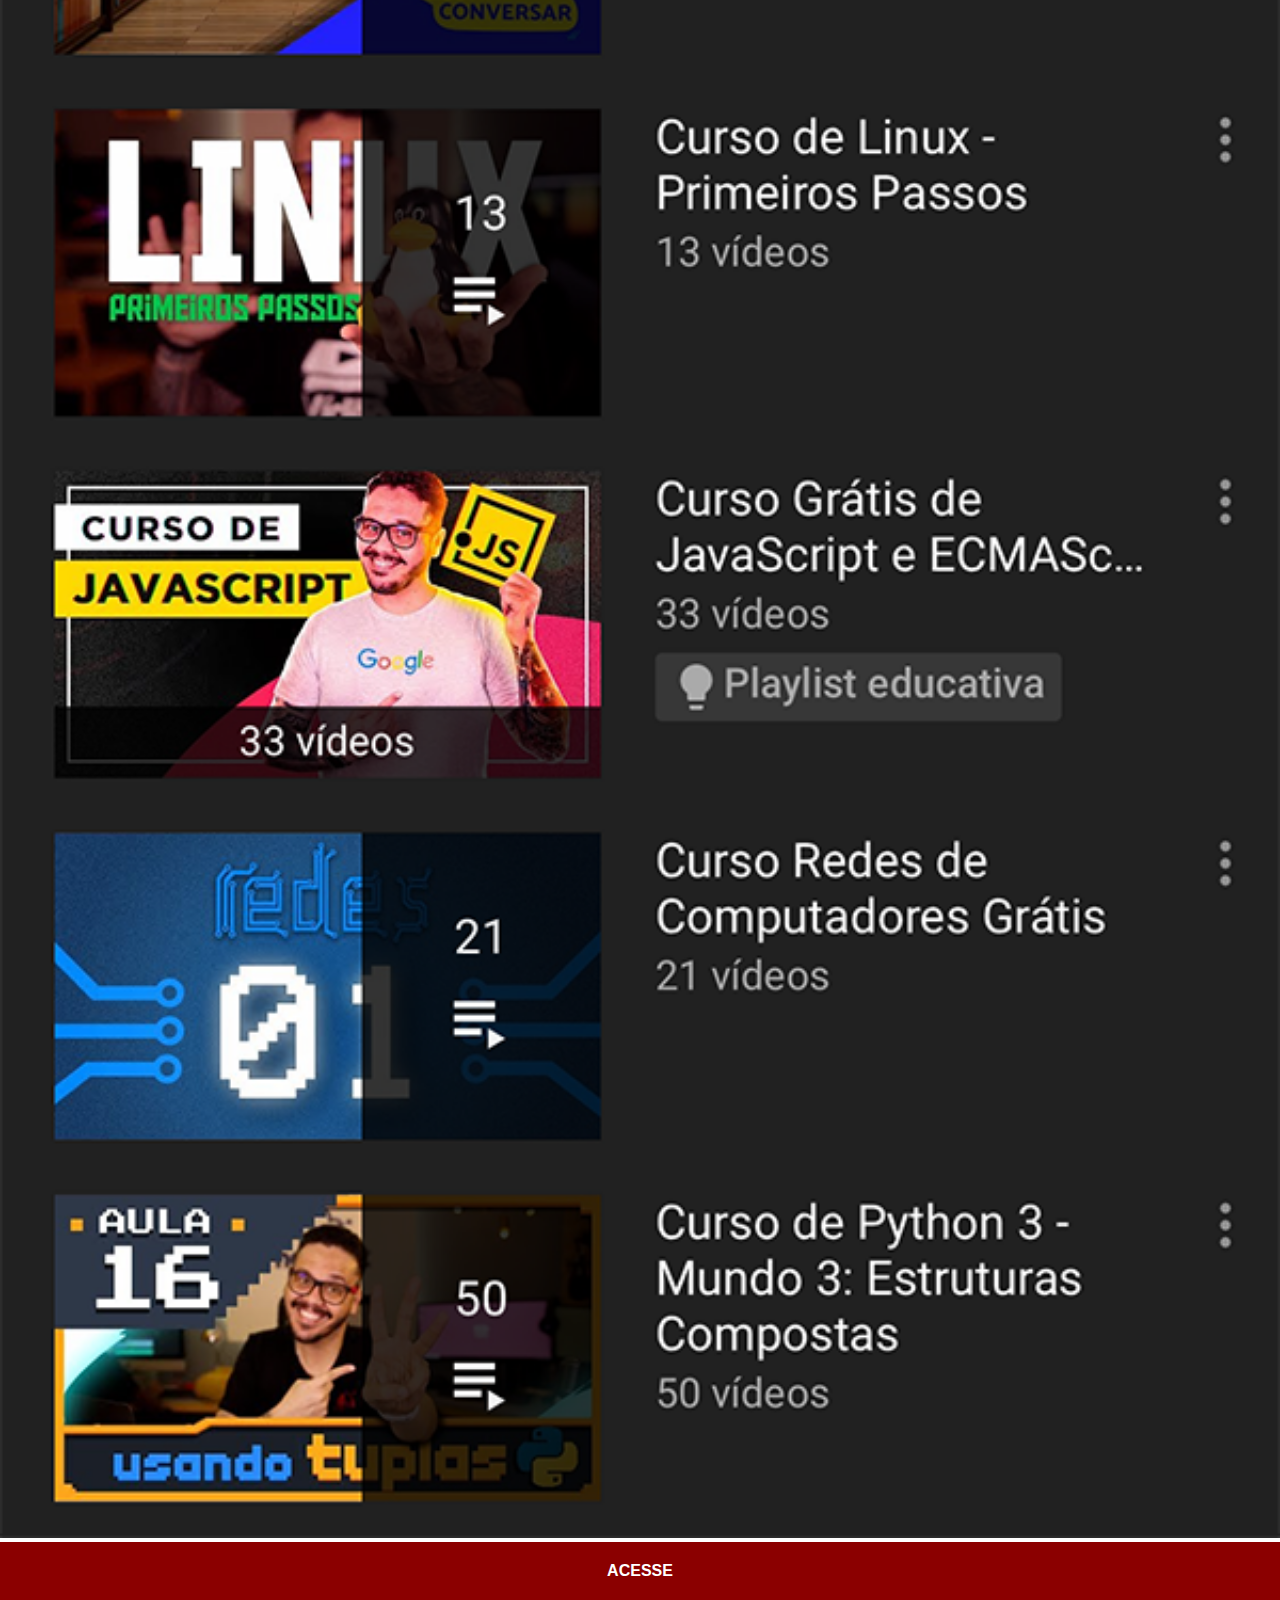
<file: acessos/youtube.html>
<!DOCTYPE html>
<html lang="pt-br">
<head>
    <meta charset="UTF-8">
    <meta name="viewport" content="width=device-width, initial-scale=1.0">
    <link rel="stylesheet" href="../estilo/social.css">
    <title>Youtube</title>
</head>
<body>
    <img src="../imagens/tela-youtube.png" alt="Youtube">
    <a href="https://www.youtube.com/cursoemvideo" target="_blank">ACESSE</a>
</body>
</html>
</file>
<file: estilo/style.css>
@charset "UTF-8";

*{
    margin: 0;
    padding: 0;
    font-family: Arial, Helvetica, sans-serif;
}
html, body{
    height: 100vh;
    width: 100vw;
    background-color: black;
}
body{
    background-image: url(../imagens/fundo-madeira.jpg);
    background-repeat: no-repeat;
    background-position: top center;
    background-size: cover;
    background-attachment: fixed;
}
main{
    height: 100%;
    position: relative;
}

#telefone{
    position: absolute;
    top: 50%;
    left: 50%;
    transform: translate(-50%, -50%);
    height: 627px;
    width: 311px;
    background-image: url(../imagens/frame-iphone.png);
    background-repeat: no-repeat;

}
#tela{
    position: relative;
    top: 80px;
    left: 22px;
    width: 267px;
    height: 471px;
}
#redes-sociais img{
    width: 50px;
    margin: 10px;
    border-radius: 50%;
    box-shadow: 2px 2px 5px rgba(0, 0, 0, 0.400);
}
#redes-sociais{
    display: flex;
    flex-direction: column;
    align-items: end;
}
#redes-sociais img:hover{
    transform: scale(1.1);
    transition: transform .2s ease-in;
}
</file>
<file: estilo/social.css>
@charset "UTF-8";

*{
    margin: 0;
    padding: 0;
    font-family: Arial, Helvetica, sans-serif;
}
::-webkit-scrollbar{
    width: 0px;
    height: 0px;
    /* esconde a scrollbar */
}
img{
    width: 100vw;
}
a{
    display: block;
    background-color: darkred;
    color: white;
    padding: 20px;
    text-align: center;
    font-weight: bold;
    text-decoration: none;
}
a:hover{
    background-color: red;
}
</file>
